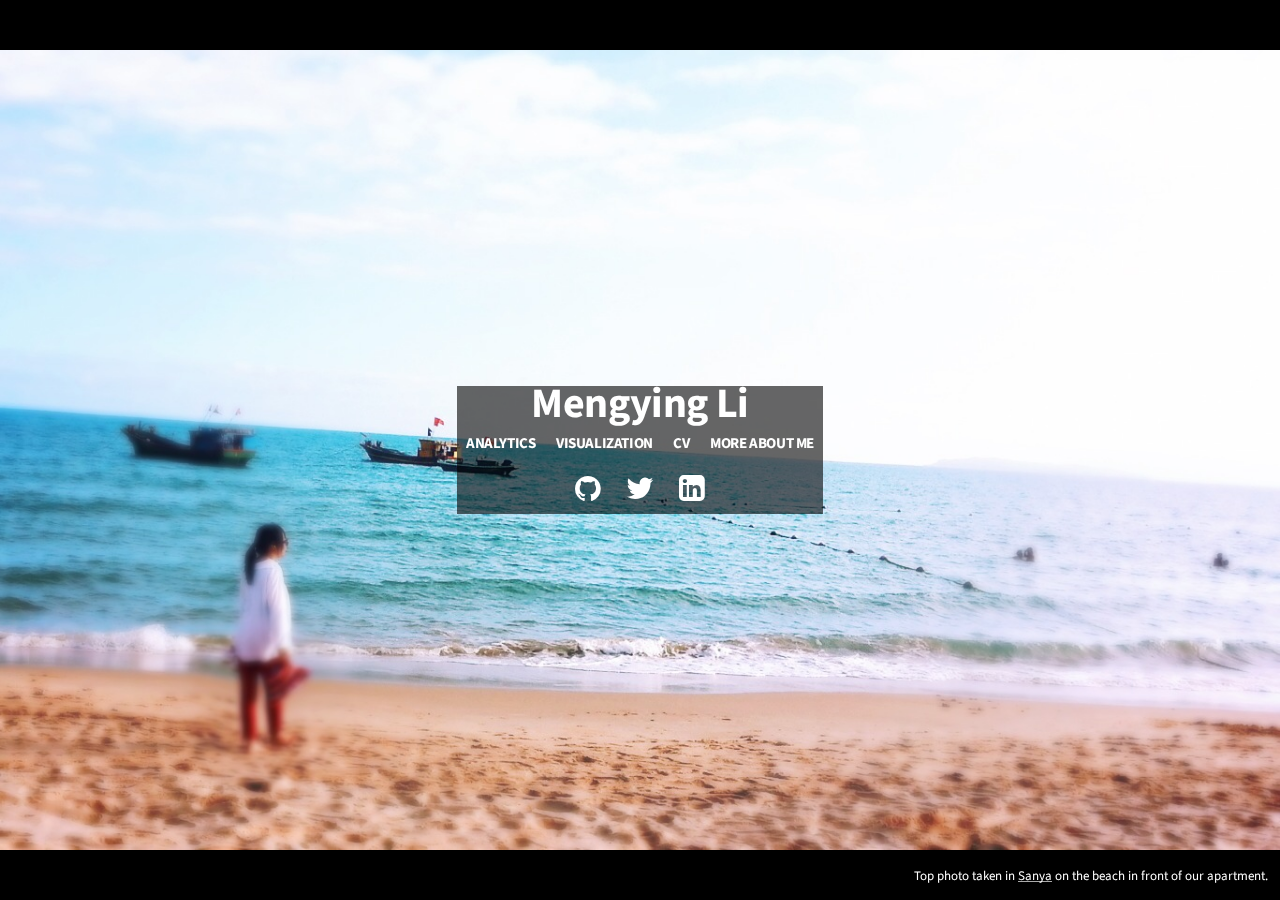
<file: index.html>
<!DOCTYPE HTML>
<html>
<head>
<meta http-equiv="content-type" content="text/html; charset=utf-8" />
<title>Mengying Li</title>
<meta id="viewport" name="viewport" content="width=500" />

<link rel="stylesheet" href="./theme/css/normalize.css" type="text/css" />
<link rel="stylesheet" href="./theme/css/font-awesome.min.css" type="text/css" />
<link rel="stylesheet" href="./theme/css/base.css" type="text/css" />
<link rel="stylesheet" href="./theme/css/code.css" type="text/css" />
<link rel="stylesheet" href="./theme/css/index.css" type="text/css" />

</head>
<body>

<div class="index-body">
    <div class="shim"></div>
    <div class="index-inner">


    <div class="centered">
    <div class="centered-inner">
    <div class="centered-content">
    <div class="topbar">
    <span><a href="." padding="15px">Mengying Li</a></span>
    
    <div class="border"></div>
    <ul>
        <li><a href="./Analytics">Analytics</a></li>
        <li><a href="./Visualization">Visualization</a></li>
        <li><a href="./cv/index.html">CV</a></li>
        <li><a href="./More About Me">More About Me</a></li>
    </ul>

        <div class="social">
            <a href="https://github.com/MengyingLi"><i class="fa fa-github fa-3x"></i></a>
            <a href="https://twitter.com/MY_Mengying"><i class="fa fa-twitter fa-3x"></i></a>
            <a href="https://www.linkedin.com/in/mengyingli"><i class="fa fa-linkedin-square fa-3x"></i></a>
        </div>
</div>
</div>
    </div>
</div>
</div>

<div class="photo-credit">
    Top photo taken in <a href="http://en.wikipedia.org/wiki/Sanya">Sanya</a> on the beach in front of our apartment.
</div>

<script>
  (function(i,s,o,g,r,a,m){i['GoogleAnalyticsObject']=r;i[r]=i[r]||function(){
  (i[r].q=i[r].q||[]).push(arguments)},i[r].l=1*new Date();a=s.createElement(o),
  m=s.getElementsByTagName(o)[0];a.async=1;a.src=g;m.parentNode.insertBefore(a,m)
  })(window,document,'script','//www.google-analytics.com/analytics.js','ga');
  ga('create', 'UA-22909046-1', 'auto');
  ga('require', 'displayfeatures');
  ga('send', 'pageview');
</script>
</body>
</html>
</file>
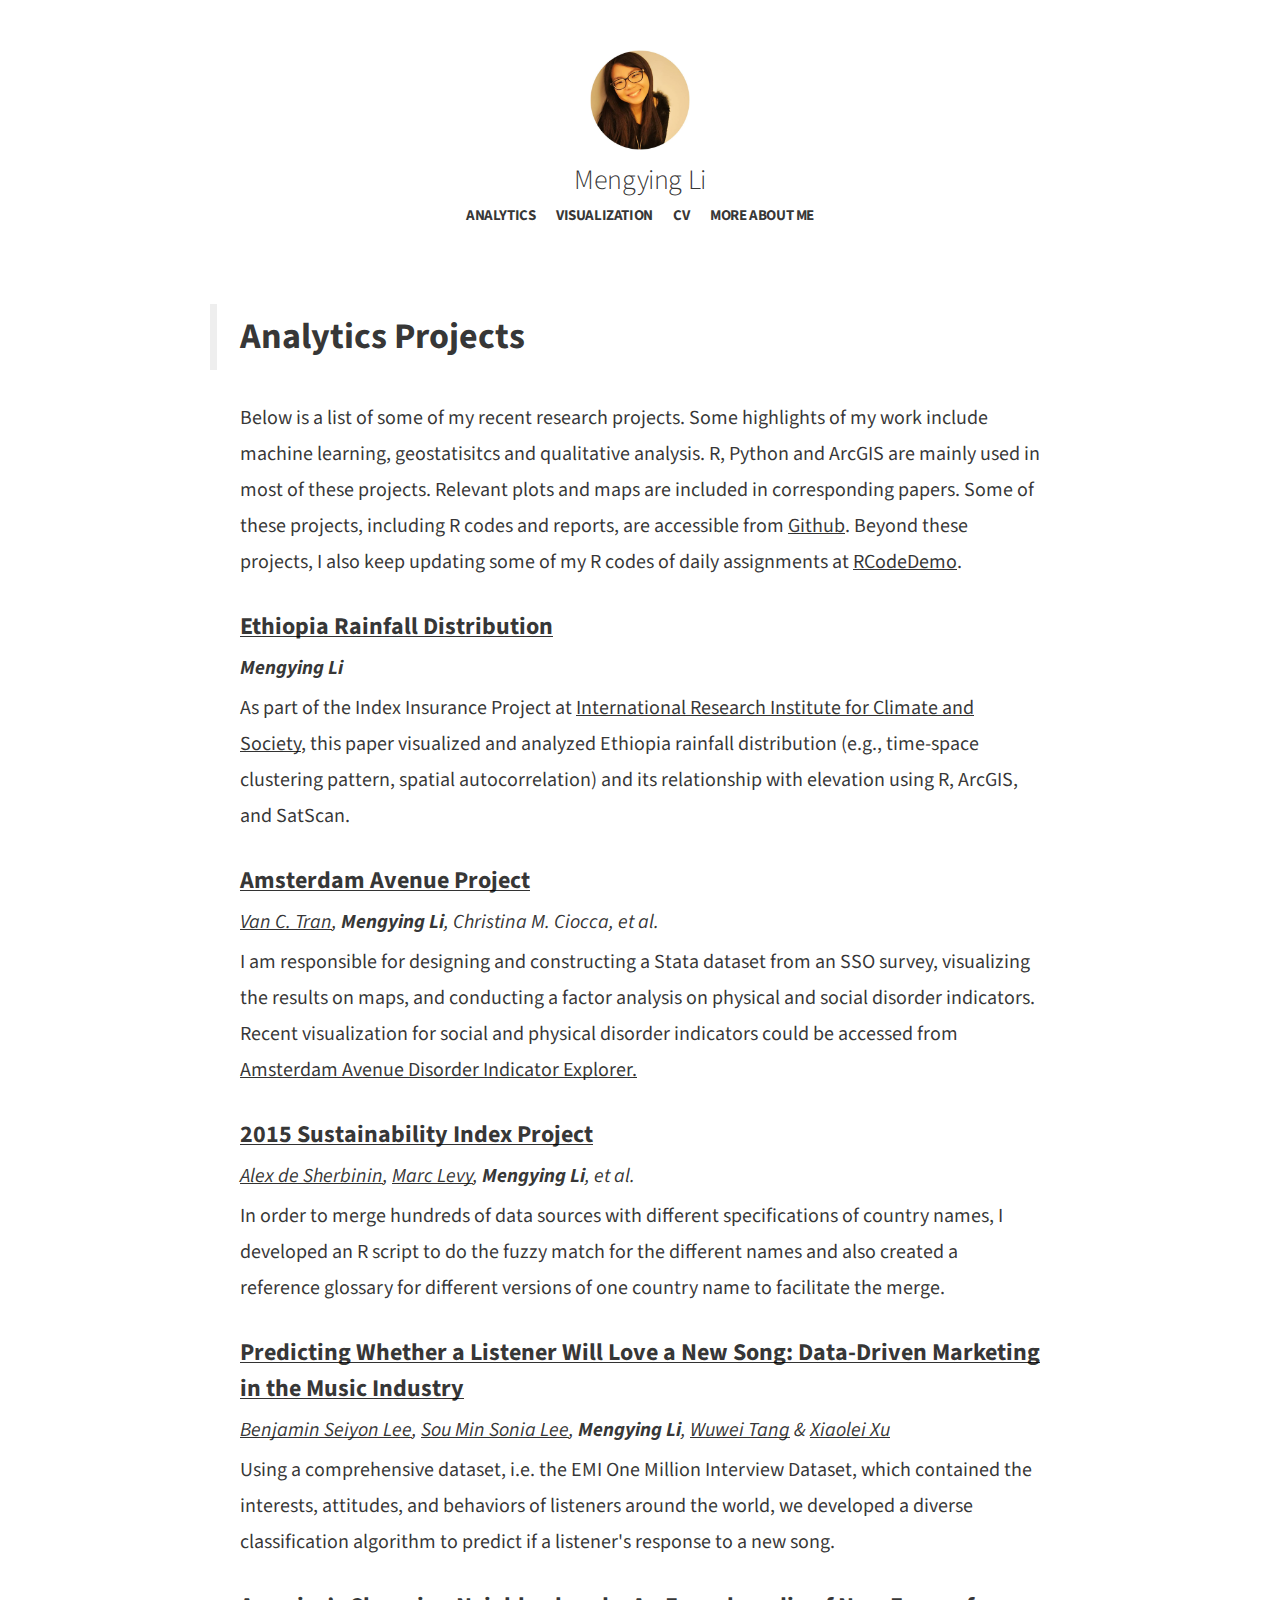
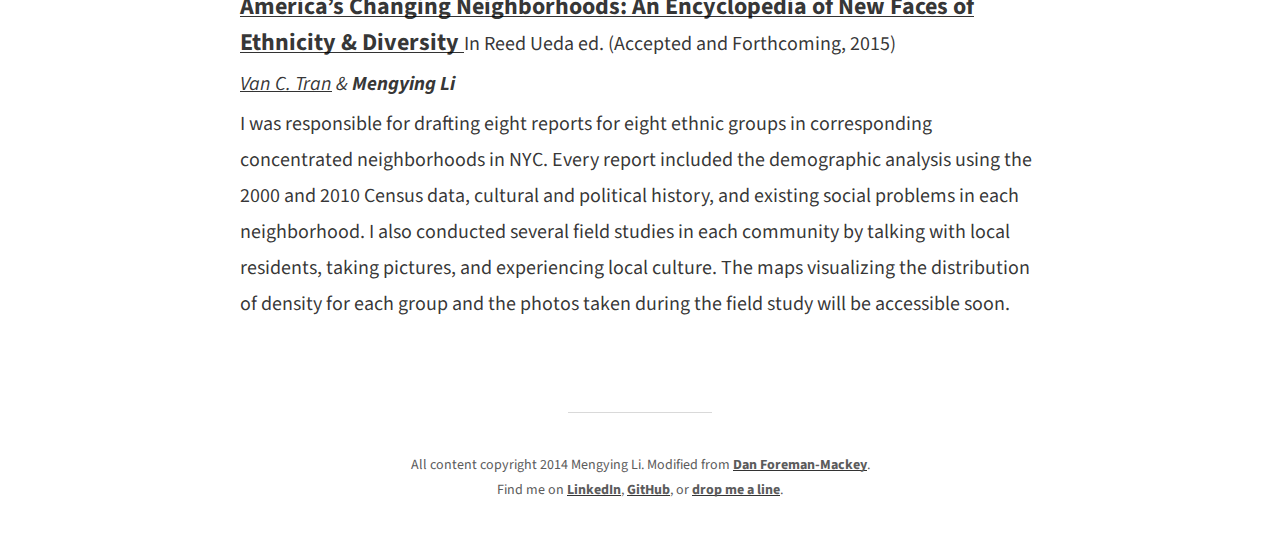
<file: Analytics/index.html>
<!DOCTYPE HTML>
<html>
<head>
<meta http-equiv="content-type" content="text/html; charset=utf-8" />
<title>Mengying Li's Analytics Projects</title>
<meta id="viewport" name="viewport" content="width=500" />


<link rel="stylesheet" href="../theme/css/normalize.css" type="text/css" />
<link rel="stylesheet" href="../theme/css/base.css" type="text/css" />
<link rel="stylesheet" href="../theme/css/code.css" type="text/css" />

    
    <link rel="stylesheet" href="../theme/css/page.css" type="text/css" />

</head>
<body>


<div class="container">
    <div class="topavatar">
        <img src="../theme/images/Mengying.jpg" alt="me">
    </div>
</div>

<div class="topbar">
    <span><a href="..">Mengying Li</a></span>
    <ul>
        <li><a href="../Analytics">Analytics</a></li>
        <li><a href="../Visualization">Visualization</a></li>
        <li><a href="../cv/index.html">CV</a></li>
        <li><a href="../More About Me">More About Me</a></li>
    </ul>
</div>
<div class="container">
    <h1 class="page-title">Analytics Projects</h1>

    
<p>
Below is a list of some of my recent research projects. Some highlights of my work include machine learning, geostatisitcs and qualitative analysis. R, Python and ArcGIS are mainly used in most of these projects. Relevant plots and maps are included in corresponding papers. Some of these projects, including R codes and reports, are accessible from <a href="https://github.com/MengyingLi">Github</a>. Beyond these projects, I also keep updating some of my R codes of daily assignments at <a href="https://github.com/MengyingLi/RCodeDemo">RCodeDemo</a>.
</p>
<ul class="projects">


<li>
    <p>
    <div class="meta">
        <a class="title" href="http://mengyingli.github.io/Ethiopia-Rainfall-Distribution/Ethiopia_Rainfall_Distribution.pdf">Ethiopia Rainfall Distribution</a>
        <span class="authors"><strong>Mengying Li</strong></span>
    </div>
    <span class="description">As part of the Index Insurance Project at <a href="http://iri.columbia.edu/our-expertise/financial-instruments/"> International Research Institute for Climate and Society</a>, this paper visualized and analyzed Ethiopia rainfall distribution (e.g., time-space clustering pattern, spatial autocorrelation) and its relationship with elevation using R, ArcGIS, and SatScan. </span>
</p>
</li>

<li>
    <p>
    <div class="meta">
        <a class="title">Amsterdam Avenue Project </a>
        <span class="authors">
            <a href="http://sociology.columbia.edu/node/357">Van C. Tran</a>, <strong>Mengying Li</strong>, Christina M. Ciocca, et al.
        </span>
    </div>
    <span class="description">I am responsible for designing and constructing a Stata dataset from an SSO survey, visualizing the results on maps, and conducting a factor analysis on physical and social disorder indicators. Recent visualization for social and physical disorder indicators could be accessed from 
        <a href="https://mengyingli.shinyapps.io/AmsterdamAvenueDisorder/">Amsterdam Avenue Disorder Indicator Explorer.</span>
     </p>
</li>
<li>
    <p>
    <div class="meta">
        <a class="title">2015 Sustainability Index Project </a>
        <span class="authors">
            <a href="http://www.columbia.edu/~amd155/">Alex de Sherbinin</a>,  <a href="http://www.ciesin.org/levy.html">Marc Levy</a>, <strong>Mengying Li</strong>, et al.
        </span>
    </div>
    <span class="description">In order to merge hundreds of data sources with different specifications of country names, I developed an R script to do the fuzzy match for the different names and also created a reference glossary for different versions of one country name to facilitate the merge.</span>
</p>
</li>
<li>
    <p>
    <div class="meta">
        <a class="title" href="http://mengyingli.github.io/Predict_Song_Lover/predict_Song_Lover.pdf">Predicting Whether a Listener Will Love a New Song: Data-Driven Marketing in the Music Industry</a>
        <span class="authors"><a href="https://github.com/benee55">Benjamin Seiyon Lee</a>, <a href="https://github.com/smslee">Sou Min Sonia Lee</a>,<strong> Mengying Li</strong>, <a href="https://github.com/wt2227">Wuwei Tang</a> &amp; <a href="https://github.com/georgina1125">Xiaolei Xu</a></span>
    </div>
    <span class="description">Using a comprehensive dataset, i.e. the EMI One Million Interview Dataset, which contained the interests, attitudes, and behaviors of listeners around the world, we developed a diverse classification algorithm to predict if a listener's response to a new song.</span>
     </p>
</li>
<li>
    <p>

    <div class="meta">
        <a class="title">America’s Changing Neighborhoods: An Encyclopedia of New Faces of Ethnicity &amp; Diversity </a> In Reed Ueda ed. (Accepted and Forthcoming, 2015)
        <span class="authors">
            <a href="http://sociology.columbia.edu/node/357">Van C. Tran</a> &amp; <strong> Mengying Li</strong>
        </span>
    </div>
    <span class="description">I was responsible for drafting eight reports for eight ethnic groups in corresponding concentrated neighborhoods in NYC. Every report included the demographic analysis using the 2000 and 2010 Census data, cultural and political history, and existing social problems in each neighborhood. I also conducted several field studies in each community by talking with local residents, taking pictures, and experiencing local culture. The maps visualizing the distribution of density for each group and the photos taken during the field study will be accessible soon.</span>
    </p>
</li> 

</ul>

</div>


<div class="container bottom">
    <hr>
    <p>
        All content copyright 2014 Mengying Li.
        Modified from <a href="http://creativecommons.org/licenses/by-nc-sa/3.0/">Dan Foreman-Mackey</a>.
    </p>
    <p>
    Find me on <a href="www.linkedin.com/in/mengyingli">LinkedIn</a>,
    <a href="https://github.com/MengyingLi">GitHub</a>,
    or <a href="mailto:ml3576@columbia.edu">drop me a line</a>.
    </p>
</div>

<script>
  (function(i,s,o,g,r,a,m){i['GoogleAnalyticsObject']=r;i[r]=i[r]||function(){
  (i[r].q=i[r].q||[]).push(arguments)},i[r].l=1*new Date();a=s.createElement(o),
  m=s.getElementsByTagName(o)[0];a.async=1;a.src=g;m.parentNode.insertBefore(a,m)
  })(window,document,'script','//www.google-analytics.com/analytics.js','ga');
  ga('create', 'UA-22909046-1', 'auto');
  ga('require', 'displayfeatures');
  ga('send', 'pageview');
</script>
</body>
</html>
</file>
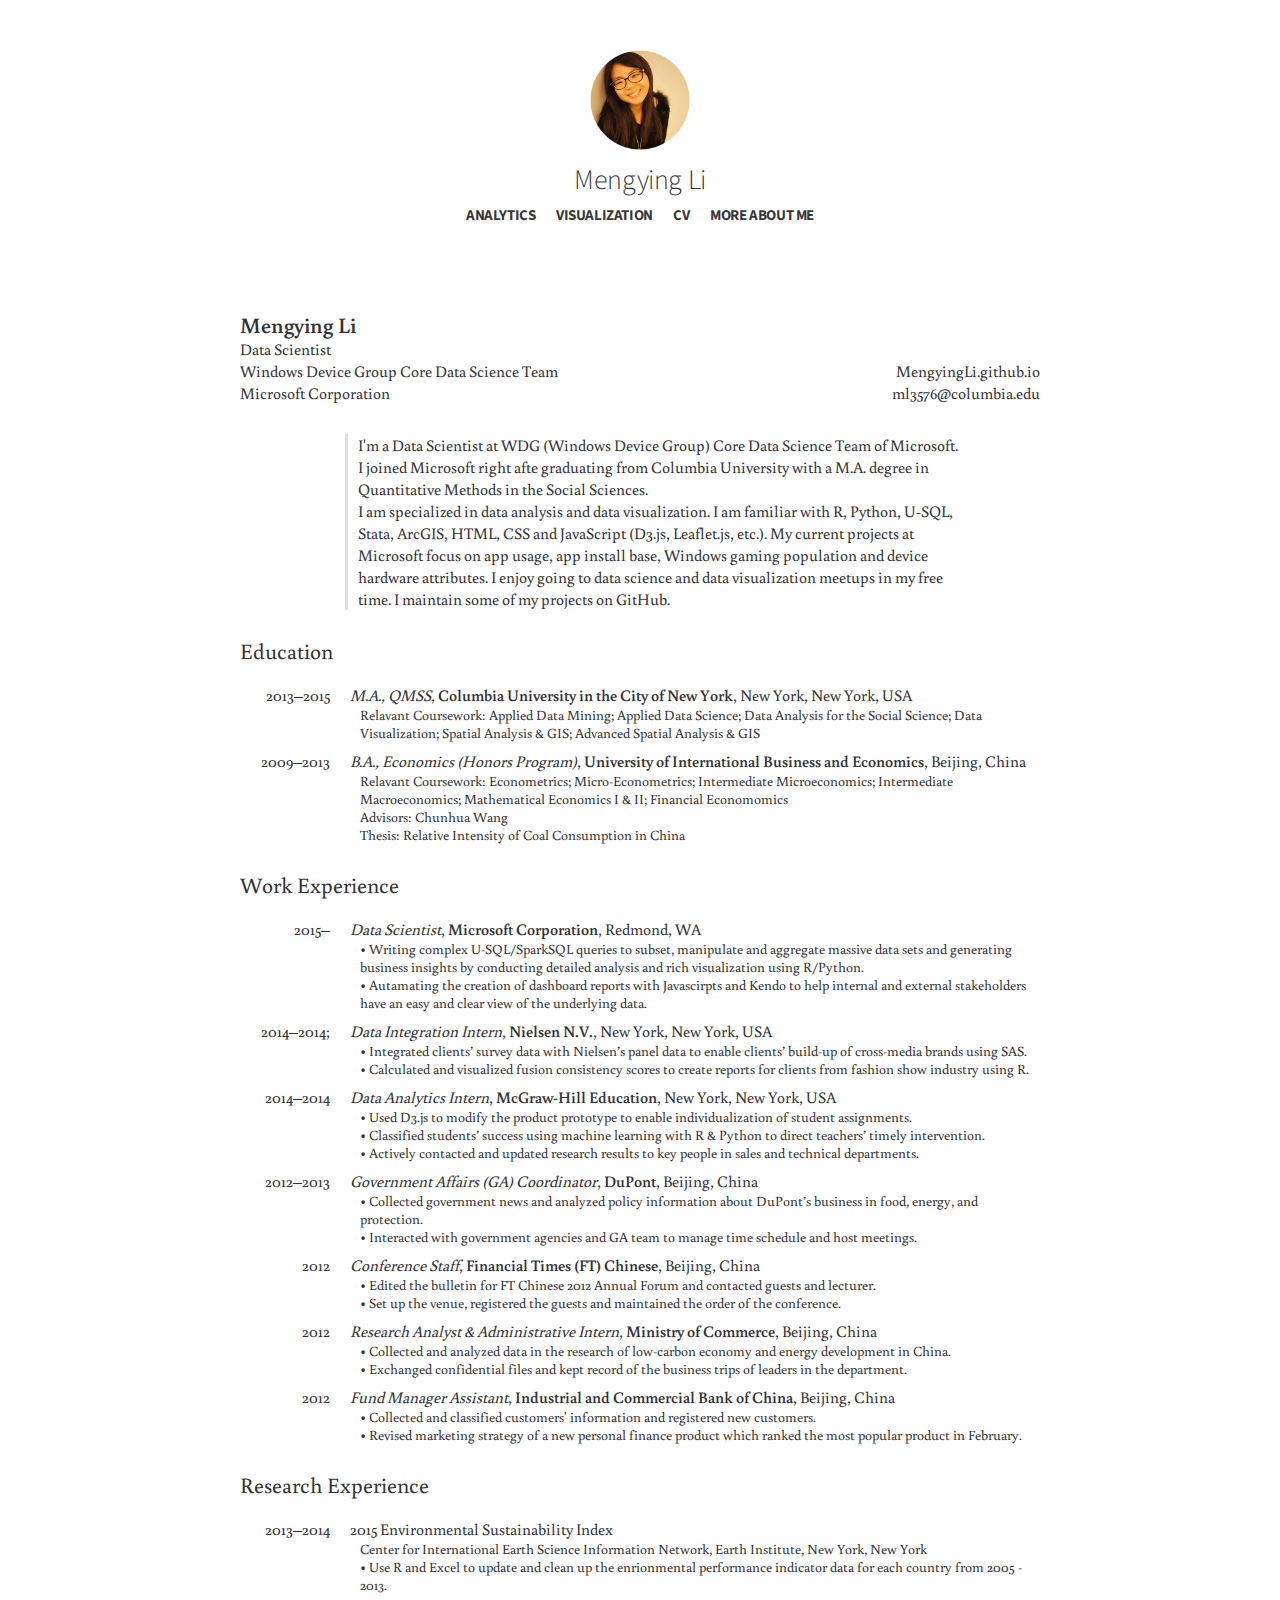
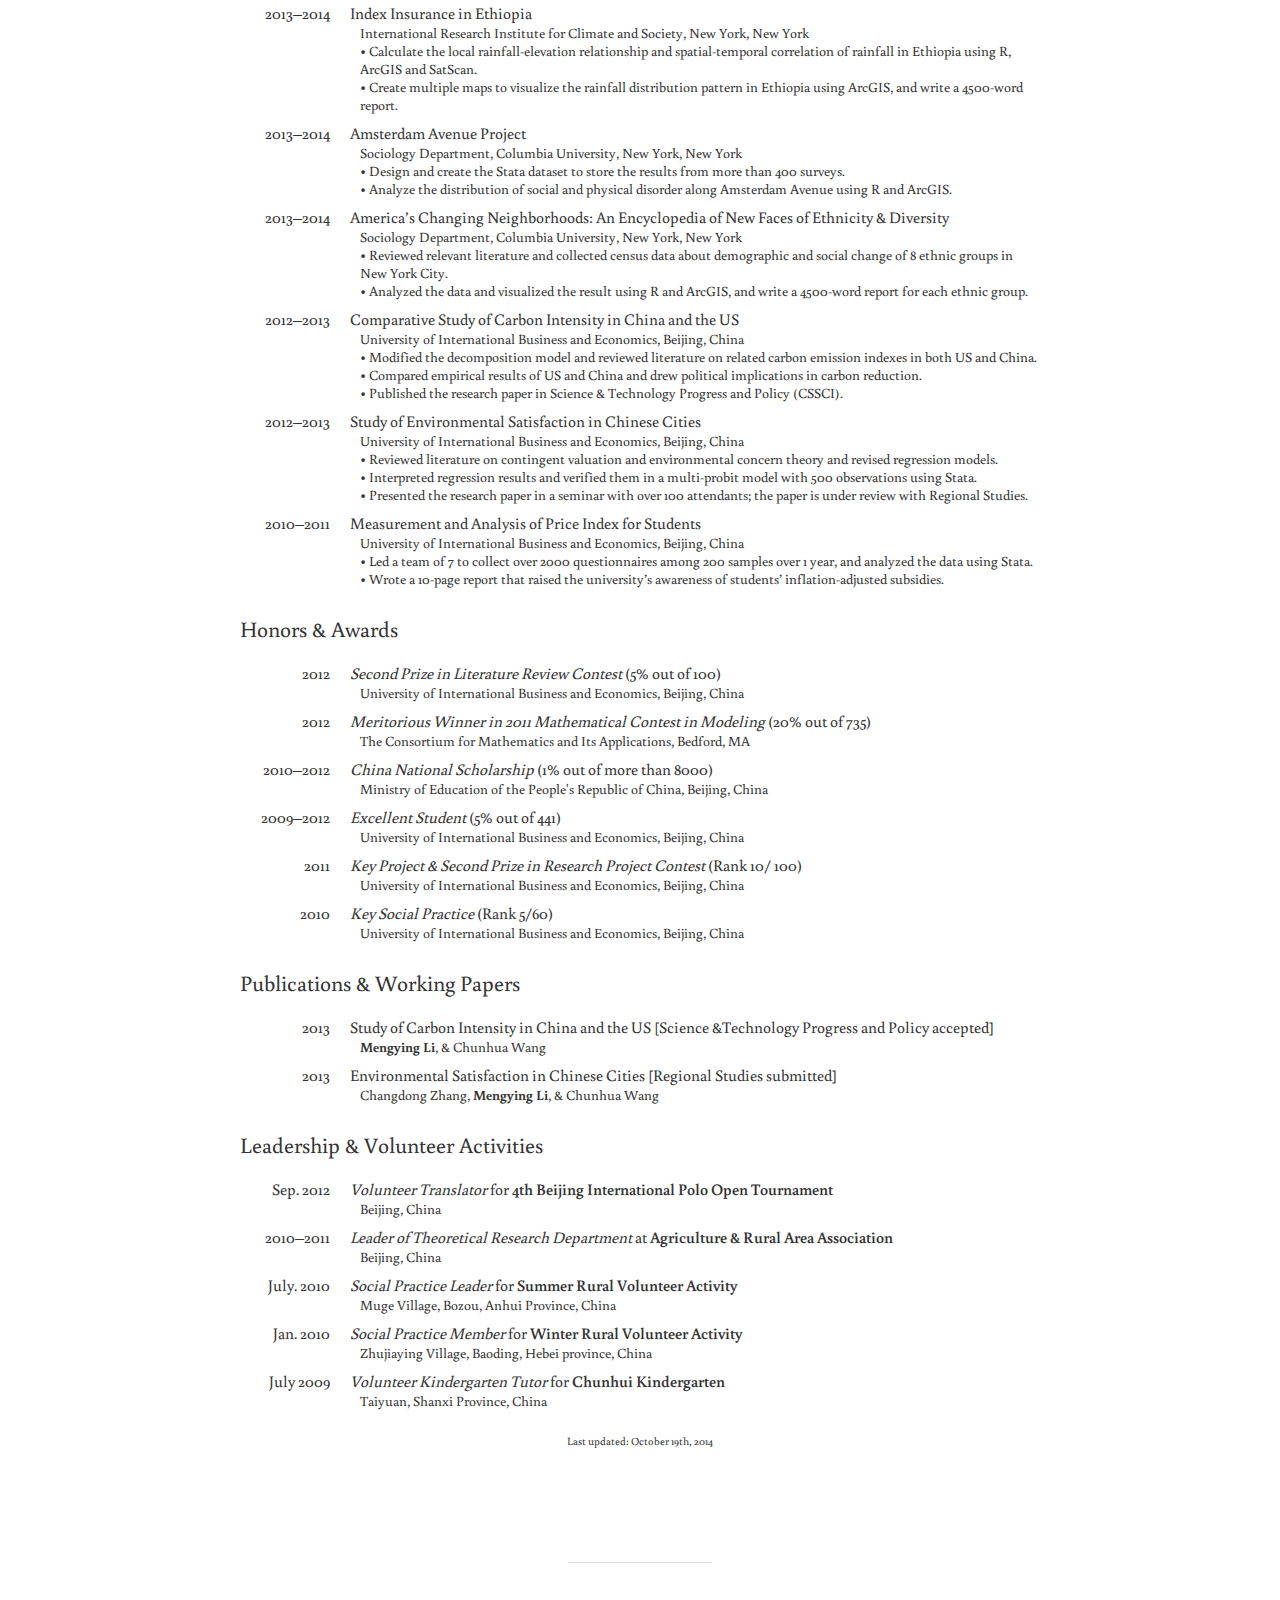
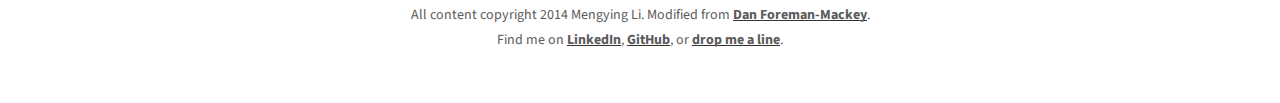
<file: cv/index.html>
<!DOCTYPE html>
<html>
<head>
    <meta http-equiv="content-type" content="text/html; charset=utf-8">

    <title>Mengying LI &mdash; C.V.</title>

    <meta name="author" content="Mengying Li">

    <link href="//fonts.googleapis.com/css?family=Yanone+Kaffeesatz:400,700" rel="stylesheet" type="text/css">
    
    <link rel="stylesheet" href="../theme/css/base.css" type="text/css" />
        
    <link href="cv.css" rel="stylesheet" type="text/css">
    <link rel="stylesheet" href="../theme/css/normalize.css" type="text/css" />
        <link rel="stylesheet" href="../theme/css/base.css" type="text/css" />




</head>
<body>
    <div class="container">
    <div class="topavatar">
        <img src="../theme/images/Mengying.jpg" alt="me">
    </div>
</div>

<div class="topbar">
    <span><a href="..">Mengying Li</a></span>
    <ul>
        <li><a href="../Analytics">Analytics</a></li>
        <li><a href="../Visualization">Visualization</a></li>
        <li><a href="../cv/index.html">CV</a></li>
        <li><a href="../More About Me">More About Me</a></li>
    </ul>
</div>
    <div id="containerCV">
        <header>
            <div id="address">
                <span class="name">Mengying Li</span><br>
                Data Scientist<br>
                Windows Device Group Core Data Science Team <br>
                Microsoft Corporation<br>
            </div>
            <div id="contact">
                <span class="name">&nbsp;</span><br>
                <br>
                <a href="http://MengyingLi.github.io">MengyingLi.github.io</a><br>
                <a href="mailto:ml3576@columbia.edu">ml3576@columbia.edu</a>
            </div>
        </header>

        <section>

            <div class="indent">
                <p>I'm a Data Scientist at WDG (Windows Device Group) Core Data Science Team of Microsoft. I joined Microsoft right afte graduating from Columbia University with a M.A. degree in 
                <a href="http://qmss.columbia.edu">Quantitative Methods in the Social Sciences</a>.
                <br>
                I am specialized in data analysis and data visualization. I am familiar with R, Python, U-SQL, Stata, ArcGIS, HTML, CSS and JavaScript (D3.js, Leaflet.js, etc.). My current projects at Microsoft focus on app usage, app install base, Windows gaming population and device hardware attributes. I enjoy going to data science and data visualization meetups in my free time. I maintain some of my projects on <a href="https://github.com/MengyingLi">GitHub</a>.</p>
            </div>

        </section>

        <section>
            <h3>Education</h3>

            <ul>
                <li>
                    <span class="date">2013&ndash;2015</span>
                    <span class="position">M.A., QMSS</span>,
                    <span class="institute">Columbia University in the City of New York</span>,
                    <span class="loc">New York, New York, USA</span>
                    <span class="meta">
                        Relavant Coursework: Applied Data Mining; Applied Data Science; Data Analysis for the Social Science; Data Visualization; Spatial Analysis &amp; GIS; Advanced Spatial Analysis &amp; GIS 
                    </span>
                </li>
                <li>
                    <span class="date">2009&ndash;2013</span>
                    <span class="position">B.A., Economics (Honors Program)</span>,
                    <span class="institute"><a href="http://www.uibe.cn/app/en/article/show/36/">University of International Business and Economics</a></span>,
                    <span class="loc">Beijing, China</span>
                    <span class="meta">
                        Relavant Coursework: Econometrics; Micro-Econometrics; Intermediate Microeconomics; Intermediate Macroeconomics; Mathematical Economics I &amp; II; Financial Economomics<br>

                        Advisors: <a href="http://site.uibe.edu.cn/actionszdw/ViewTeacher.aspx?NewsID=334&TypeName=经济学系">Chunhua Wang</a><br>
                        Thesis: Relative Intensity of Coal Consumption in China
                    </span>
                </li>
            </ul>
        </section>

        <section>
            <h3>Work Experience</h3>

            <ul>
                <li>
                    <span class="date">2015&ndash;</span>
                    <span class="position">Data Scientist</span>,
                    <span class="institute">Microsoft Corporation</span>,
                    <span class="loc">Redmond, WA</span>
                    <span class="meta">
                        &bull; Writing complex U-SQL/SparkSQL queries to subset, manipulate and aggregate massive data sets and generating business insights by conducting detailed analysis and rich visualization using R/Python. 
                        <br>
                        &bull; Autamating the creation of dashboard reports with Javascirpts and Kendo to help internal and external stakeholders have an easy and clear view of the underlying data.
                    </span>
                </li>
                <li>
                    <span class="date">2014&ndash;2014;</span>
                    <span class="position">Data Integration Intern</span>,
                    <span class="institute">Nielsen N.V.</span>,
                    <span class="loc">New York, New York, USA</span>
                    <span class="meta">
                        &bull; Integrated clients’ survey data with Nielsen’s panel data to enable clients’ build-up of cross-media brands using SAS. 
                        <br>
                        &bull; Calculated and visualized fusion consistency scores to create reports for clients from fashion show industry using R.
                    </span>
                </li>
                <li>
                    <span class="date">2014&ndash;2014</span>
                    <span class="position">Data Analytics Intern</span>,
                    <span class="institute">McGraw-Hill Education</span>,
                    <span class="loc">New York, New York, USA</span>
                    <span class="meta">
                        &bull; Used D3.js to modify the product prototype to enable individualization of student assignments. 
                        <br>
                        &bull; Classified students’ success using machine learning with R & Python to direct teachers’ timely intervention.
                        <br>
                        &bull; Actively contacted and updated research results to key people in sales and technical departments.
                    </span>
                </li>
                <li>
                    <span class="date">2012&ndash;2013</span>
                    <span class="position">Government Affairs (GA) Coordinator</span>,
                    <span class="institute">DuPont</span>,
                    <span class="loc">Beijing, China</span>
                   <span class="meta">
                        &bull; Collected government news and analyzed policy information about DuPont’s business in food, energy, and protection.
                        <br>
                        &bull; Interacted with government agencies and GA team to manage time schedule and host meetings.
                    </span>
                </li>
                <li>
                    <span class="date">2012</span>
                    <span class="position">Conference Staff</span>,
                    <span class="institute">Financial Times (FT) Chinese</span>,
                    <span class="loc">Beijing, China</span>
                    <span class="meta">
                        &bull; Edited the bulletin for FT Chinese 2012 Annual Forum and contacted guests and lecturer.
                        <br>
                        &bull; Set up the venue, registered the guests and maintained the order of the conference.
                    </span>
                </li>
                <li>
                    <span class="date">2012</span>
                    <span class="position">Research Analyst &amp; Administrative Intern</span>,
                    <span class="institute">Ministry of Commerce</span>,
                    <span class="loc">Beijing, China</span>
                    <span class="meta">
                       &bull; Collected and analyzed data in the research of low-carbon economy and energy development in China.
                        <br>
                       &bull; Exchanged confidential files and kept record of the business trips of leaders in the department.
                    </span>
                </li>
                <li>
                    <span class="date">2012</span>
                    <span class="position">Fund Manager Assistant</span>,
                    <span class="institute">Industrial and Commercial Bank of China</span>,
                    <span class="loc">Beijing, China</span>
                    <span class="meta">
                        &bull; Collected and classified customers' information and registered new customers. 
                        <br>
                        &bull; Revised marketing strategy of a new personal finance product which ranked the most popular product in February.
                    </span>
                </li>
            </ul>
        </section>

        <section>
            <h3>Research Experience</h3>

            <ul>
                <li>
                    <span class="date">2013&ndash;2014</span>
                    <span class="project">2015 Environmental Sustainability Index</span>
                    <span class="meta">
                         <a href="http://www.ciesin.org/">Center for International Earth Science Information Network</a>, Earth Institute, New York, New York
                         <br>
                         &bull; Use R and Excel to update and clean up the enrionmental performance indicator data for each country from 2005 - 2013.
                    </span>
                </li>
                <li>
                    <span class="date">2013&ndash;2014</span>
                    <span class="project">Index Insurance in Ethiopia</span>
                    <span class="meta">
                        <a href="http://iri.columbia.edu/our-expertise/financial-instruments/">International Research Institute for Climate and Society</a>, New York, New York
                        <br>
                        &bull; Calculate the local rainfall-elevation relationship and spatial-temporal correlation of rainfall in Ethiopia using R, ArcGIS and SatScan.
                        <br>
                        &bull; Create multiple maps to visualize the rainfall distribution pattern in Ethiopia using ArcGIS, and write a 4500-word report.
                    </span>
                </li>
                <li>
                    <span class="date">2013&ndash;2014</span>
                    <span class="project">Amsterdam Avenue Project</span>
                    <span class="meta">
                        Sociology Department, Columbia University, New York, New York
                        <br>
                        &bull; Design and create the Stata dataset to store the results from more than 400 surveys. 
                        <br>
                        &bull; Analyze the distribution of social and physical disorder along Amsterdam Avenue using R and ArcGIS.
                    </span>
                </li>
                <li>
                    <span class="date">2013&ndash;2014</span>
                    <span class="project">America’s Changing Neighborhoods: An Encyclopedia of New Faces of Ethnicity &amp; Diversity</span>
                    <span class="meta">
                        Sociology Department, Columbia University, New York, New York
                        <br>
                        &bull; Reviewed relevant literature and collected census data about demographic and social change of 8 ethnic groups in New York City.
                        <br>
                        &bull; Analyzed the data and visualized the result using R and ArcGIS, and write a 4500-word report for each ethnic group.
                    </span>
                </li>
                <li>
                    <span class="date">2012&ndash;2013</span>
                    <span class="project">Comparative Study of Carbon Intensity in China and the US</span>
                    <span class="meta">
                        University of International Business and Economics, Beijing, China
                        <br>
                        &bull; Modified the decomposition model and reviewed literature on related carbon emission indexes in both US and China.
                        <br>
                        &bull; Compared empirical results of US and China and drew political implications in carbon reduction.
                        <br>
                        &bull; Published the research paper in Science & Technology Progress and Policy (CSSCI).
                    </span>
                </li>
                <li>
                    <span class="date">2012&ndash;2013</span>
                    <span class="project">  Study of Environmental Satisfaction in Chinese Cities</span>
                    <span class="meta">
                        University of International Business and Economics, Beijing, China
                        <br>
                        &bull; Reviewed literature on contingent valuation and environmental concern theory and revised regression models.
                        <br>
                        &bull; Interpreted regression results and verified them in a multi-probit model with 500 observations using Stata.
                        <br>
                        &bull; Presented the research paper in a seminar with over 100 attendants; the paper is under review with Regional Studies.
                    </span>
                </li>
                <li>
                    <span class="date">2010&ndash;2011</span>
                    <span class="project">  Measurement and Analysis of Price Index for Students</span>
                    <span class="meta">
                        University of International Business and Economics, Beijing, China
                        <br>
                        &bull; Led a team of 7 to collect over 2000 questionnaires among 200 samples over 1 year, and analyzed the data using Stata. 
                        <br>
                        &bull; Wrote a 10-page report that raised the university’s awareness of students’ inflation-adjusted subsidies.
                    </span>
                </li>
            </ul>
        </section>

        <section>
            <h3>Honors &amp; Awards</h3>

            <ul>
                <li>
                    <span class="date">2012</span>
                    <span class="position">Second Prize in
                        Literature Review Contest </span> (5% out of 100)
                    <span class="meta">
                        University of International Business and Economics, Beijing, China
                    </span>
                </li>
                <li>
                    <span class="date">2012</span>
                    <span class="position">Meritorious Winner in 2011 Mathematical Contest in Modeling </span> (20% out of 735)
                    <span class="meta">
                        The Consortium for Mathematics and Its Applications, Bedford, MA
                    </span>
                </li>
                <li>
                    <span class="date">2010&ndash;2012</span>
                    <span class="position">China National Scholarship </span> (1% out of more than 8000)
                    <span class="meta">
                        Ministry of Education of the People's Republic of China, Beijing, China
                    </span>
                </li>
                <li>
                    <span class="date">2009&ndash;2012</span>
                    <span class="position">Excellent Student </span> (5% out of 441)
                    <span class="meta">
                        University of International Business and Economics, Beijing, China<br>
                    </span>
                </li>
                <li>
                    <span class="date">2011</span>
                    <span class="position">Key Project &amp; Second Prize in Research Project Contest</span> (Rank 10/ 100)
                    <span class="meta">
                        University of International Business and Economics, Beijing, China<br>
                    </span>
                </li>
                <li>
                    <span class="date">2010</span>
                    <span class="position">Key Social Practice</span>  (Rank 5/60)
                    <span class="meta">
                        University of International Business and Economics, Beijing, China<br>
                    </span>
                </li>
            </ul>
        </section>

        <section>
            <h3>Publications &amp; Working Papers</h3>

            <ul>
                <li>
                    <span class="date">2013</span>
                    <span class="title">
                        Study of Carbon Intensity in China and the US [Science &amp;Technology Progress and Policy accepted]</span>
                    <span class="meta">
                        <b>Mengying Li</b>, &amp; Chunhua Wang</span>
                </li>
                <li>
                    <span class="date">2013</span>
                    <span class="title">
                        Environmental Satisfaction in Chinese Cities [Regional Studies submitted]</span>
                    <span class="meta">
                        <a href="http://www.sg.pku.edu.cn/faculty/zhangchangdong/">Changdong Zhang</a>, <b>Mengying Li</b>, &amp; Chunhua Wang</span>
                </li>
               
            </ul>
        </section>

        <!-- <section> -->
        <!--     <h2>Unrefereed Publications</h2> -->

        <!--     <ul> -->
        <!--     </ul> -->
        <!-- </section> -->

        <section>
            <h3>Leadership &amp; Volunteer Activities</h3>

            <ul>
                <li>
                    <span class="date">Sep. 2012</span>
                    <span class="position">Volunteer Translator</span> for
                    <span class="institute">4th Beijing International Polo Open Tournament</span>
                    <span class="meta">
                        Beijing, China
                    </span>
                </li>
                <li>
                    <span class="date">2010&ndash;2011</span>
                    <span class="position">Leader of Theoretical Research Department</span> at
                    <span class="institute">Agriculture &amp; Rural Area Association</span>
                    <span class="meta">
                        Beijing, China
                    </span>
                </li>
                <li>
                    <span class="date">July. 2010</span>
                    <span class="position">Social Practice Leader</span> for
                    <span class="institute"> Summer Rural Volunteer Activity</span>
                    <span class="meta">
                        Muge Village, Bozou, Anhui Province, China
                    </span>
                </li>
                <li>
                    <span class="date">Jan. 2010</span>
                    <span class="position">Social Practice Member</span> for
                    <span class="institute">Winter Rural Volunteer Activity</span>
                    <span class="meta">
                        Zhujiaying Village, Baoding, Hebei province, China
                    </span>
                </li>
                <li>
                    <span class="date">July 2009</span>
                    <span class="position">Volunteer Kindergarten Tutor</span> for
                    <span class="institute">Chunhui Kindergarten</span>
                    <span class="meta">
                        Taiyuan, Shanxi Province, China
                    </span>
                </li>
            </ul>
        </section>

        <footer>
            Last updated: October 19th, 2014
        </footer>

    </div>
    <div class="container bottom">
    <hr>
    <p>
        All content copyright 2014 Mengying Li.
        Modified from <a href="http://creativecommons.org/licenses/by-nc-sa/3.0/">Dan Foreman-Mackey</a>.
    </p>
    <p>
    Find me on <a href="www.linkedin.com/in/mengyingli">LinkedIn</a>,
    <a href="https://github.com/MengyingLi">GitHub</a>,
    or <a href="mailto:ml3576@columbia.edu">drop me a line</a>.
    </p>
</div>
    <script type="text/javascript">
        var _gauges = _gauges || [];
        (function() {
            var t   = document.createElement('script');
            t.type  = 'text/javascript';
            t.async = true;
            t.id    = 'gauges-tracker';
            t.setAttribute('data-site-id', '510fb7df613f5d10200000c4');
            t.src = '//secure.gaug.es/track.js';
            var s = document.getElementsByTagName('script')[0];
            s.parentNode.insertBefore(t, s);
        })();
    </script>

</body>
</html>
</file>
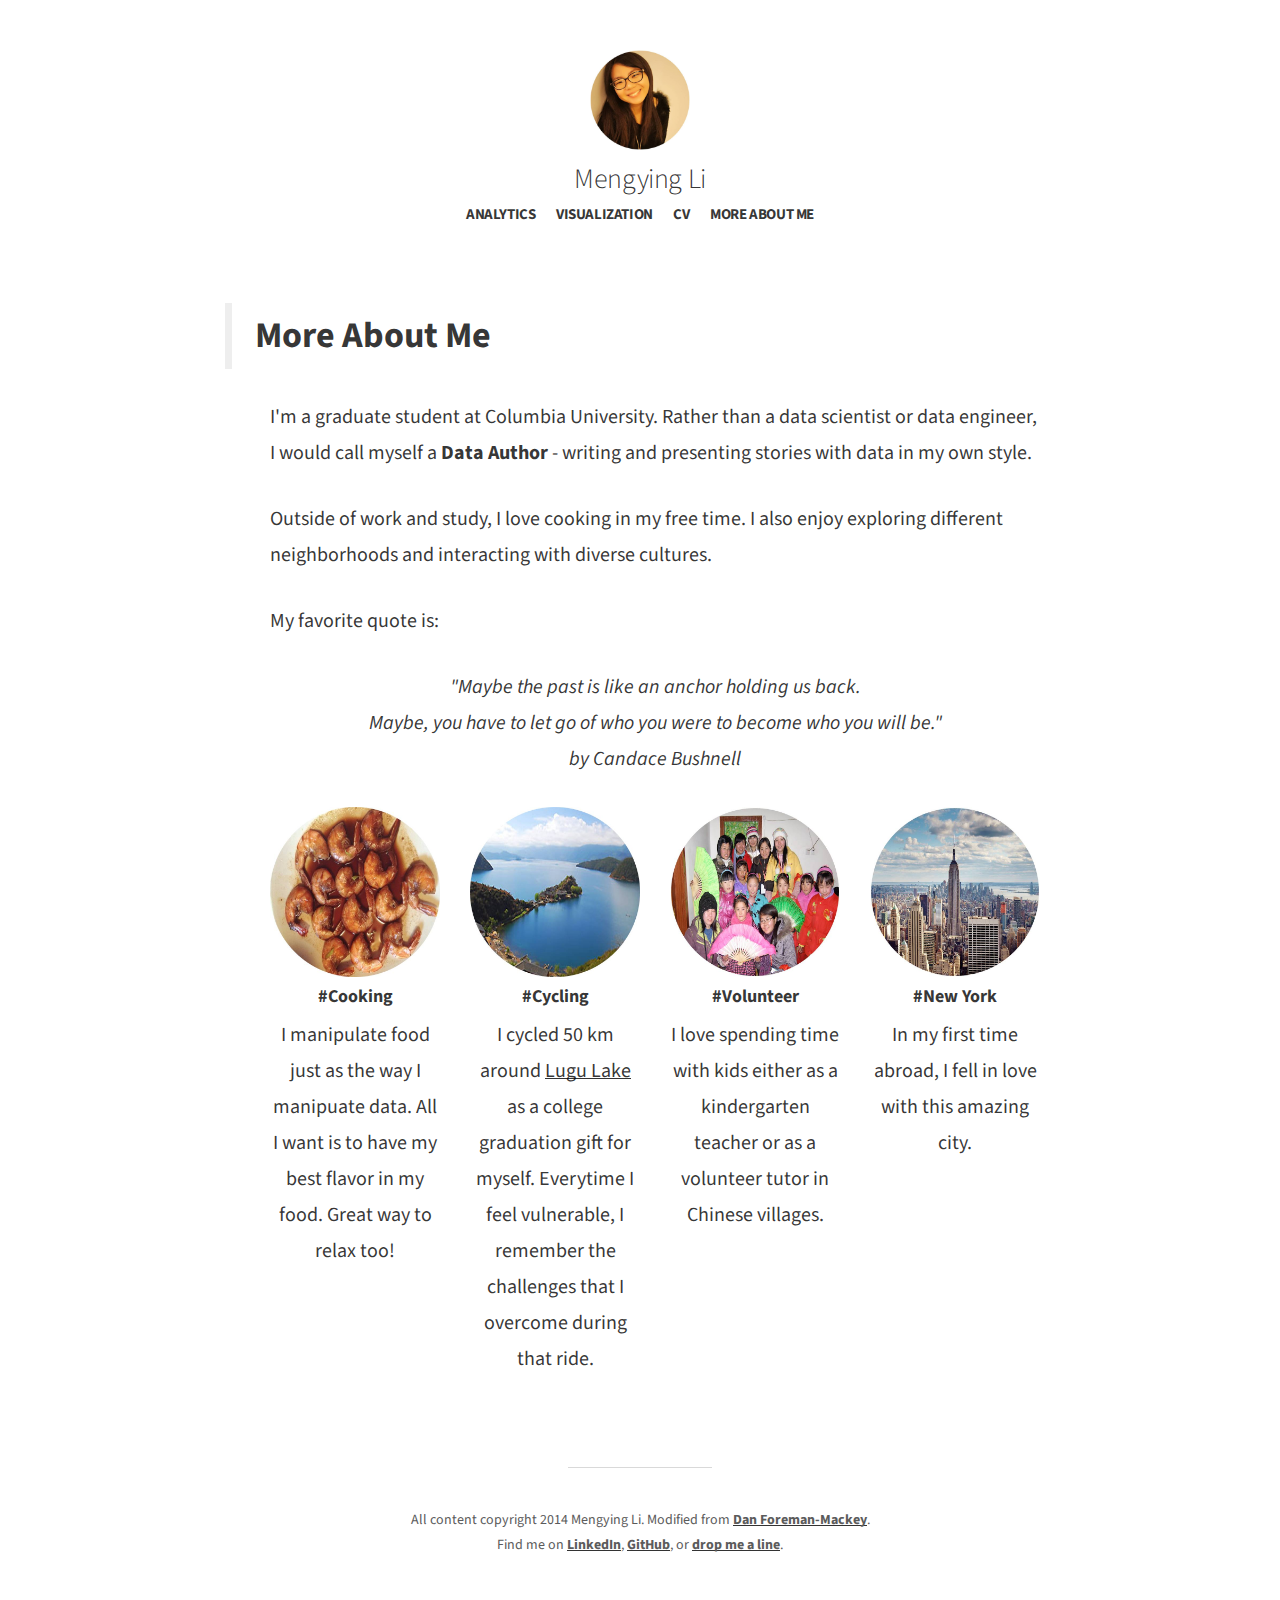
<file: More About Me/index.html>
<!DOCTYPE HTML>
<html>
<head>
<meta http-equiv="content-type" content="text/html; charset=utf-8" />
<title>More About Mengying</title>
<meta id="viewport" name="viewport" content="width=500" />

<link rel="stylesheet" href="../theme/css/bootstrap.min.css" type="text/css" />
<link rel="stylesheet" href="../theme/css/normalize.css" type="text/css" />
<link rel="stylesheet" href="../theme/css/code.css" type="text/css" />
<link rel="stylesheet" href="../theme/css/page.css" type="text/css" />
<link rel="stylesheet" href="../theme/css/base.css" type="text/css" />

</head>
<body>


<div class="container">
    <div class="topavatar" style="margin-bottom: 11px">
        <img src="../theme/images/Mengying.jpg" alt="me">
    
    </div>
</div>

<div class="topbar">
    <span><a href="..">Mengying Li</a></span>
    <ul>
        <li><a href="../Analytics">Analytics</a></li>
        <li><a href="../Visualization">Visualization</a></li>
        <li><a href="../cv/index.html">CV</a></li>
        <li><a href="../More About Me">More About Me</a></li>
    </ul>
</div>

<div class="container">
    <h1 class="page-title">More About Me</h1>

 <div class="container">
        <div class="content text-center">
          <div class="heading">
      
          <p align="left">I'm a graduate student at Columbia University. Rather than a data scientist or data engineer, I would call myself a <strong>Data Author </strong> - writing and presenting stories with data in my own style.
          <p align="left">
          Outside of work and study, I love cooking in my free time. I also enjoy exploring different neighborhoods and interacting with diverse cultures.</p>

           <p align="left"> My favorite quote is: </p>


           <i> "Maybe the past is like an anchor holding us back. </i>
            <br>
           <i> Maybe, you have to let go of who you were to become who you will be." </i>
            <br>
            <i> by Candace Bushnell</i>
        </p>
          </div>
          <div class="row">
            <div class="col-md-3 col-sm-6 col-xs-12 teammate animated hiding" data-animation="fadeInLeft" data-delay="600">
              <div class="photo-rounded">
                <img class="img-responsive" src="../theme/images/cooking.JPG" alt="">
              </div>
              <div class="bio">
                <h4><strong>#Cooking</strong></h4>
                <div class="border"></div>
                <p class="desc">I manipulate food just as the way I manipuate data. All I want is to have my best flavor in my food. Great way to relax too! </p>
               
              </div>
            </div>
            <div class="col-md-3 col-sm-6 col-xs-12 teammate animated hiding" data-animation="fadeInUp" data-delay="300">
              <div class="photo-rounded">
                <img class="img-responsive" src="../theme/images/cycling.JPG" alt="">
              </div>
              <div class="bio">
                <h4><strong>#Cycling</strong></h4>
                
                <div class="border"></div>
                <p class="desc">I cycled 50 km around <a href="http://en.wikipedia.org/wiki/Lugu_Lake">Lugu Lake</a> as a college graduation gift for myself. Everytime I feel vulnerable, I remember the challenges that I overcome during that ride.</p>
                
              </div>
            </div>
            <div class="col-md-3 col-sm-6 col-xs-12 teammate animated hiding" data-animation="fadeInUp" data-delay="300">
              <div class="photo-rounded">
                <img class="img-responsive" src="../theme/images/volunteer.JPG" alt="">
              </div>
              <div class="bio">
                <h4><strong>#Volunteer</strong></h4>                
                <div class="border"></div>
                <p class="desc">
                  I love spending time with kids either as a kindergarten teacher or as a volunteer tutor in Chinese villages. 
                </p>
                
              </div>
            </div>
            <div class="col-md-3 col-sm-6 col-xs-12 teammate animated hiding" data-animation="fadeInRight" data-delay="600">
              <div class="photo-rounded">
                <img class="img-responsive" src="../theme/images/NYC.JPG" alt="">
              </div>
              <div class="bio">
                <h4><strong>#New York</strong></h4>
                
                <div class="border"></div>
                <p class="desc">
                  In my first time abroad, I fell in love with this amazing city. 
                  
                </p>
               
              </div>
            </div>
          
          </div>
        </div>
  </div>

   
</div>


</div>


<div class="container bottom">
    <hr>
    <p>
        All content copyright 2014 Mengying Li.
        Modified from <a href="http://creativecommons.org/licenses/by-nc-sa/3.0/">Dan Foreman-Mackey</a>.
    </p>
    <p>
    Find me on <a href="www.linkedin.com/in/mengyingli">LinkedIn</a>,
    <a href="https://github.com/MengyingLi">GitHub</a>,
    or <a href="mailto:ml3576@columbia.edu">drop me a line</a>.
    </p>
</div>

<script>
  (function(i,s,o,g,r,a,m){i['GoogleAnalyticsObject']=r;i[r]=i[r]||function(){
  (i[r].q=i[r].q||[]).push(arguments)},i[r].l=1*new Date();a=s.createElement(o),
  m=s.getElementsByTagName(o)[0];a.async=1;a.src=g;m.parentNode.insertBefore(a,m)
  })(window,document,'script','//www.google-analytics.com/analytics.js','ga');
  ga('create', 'UA-22909046-1', 'auto');
  ga('require', 'displayfeatures');
  ga('send', 'pageview');
</script>
</body>
</html>
</file>
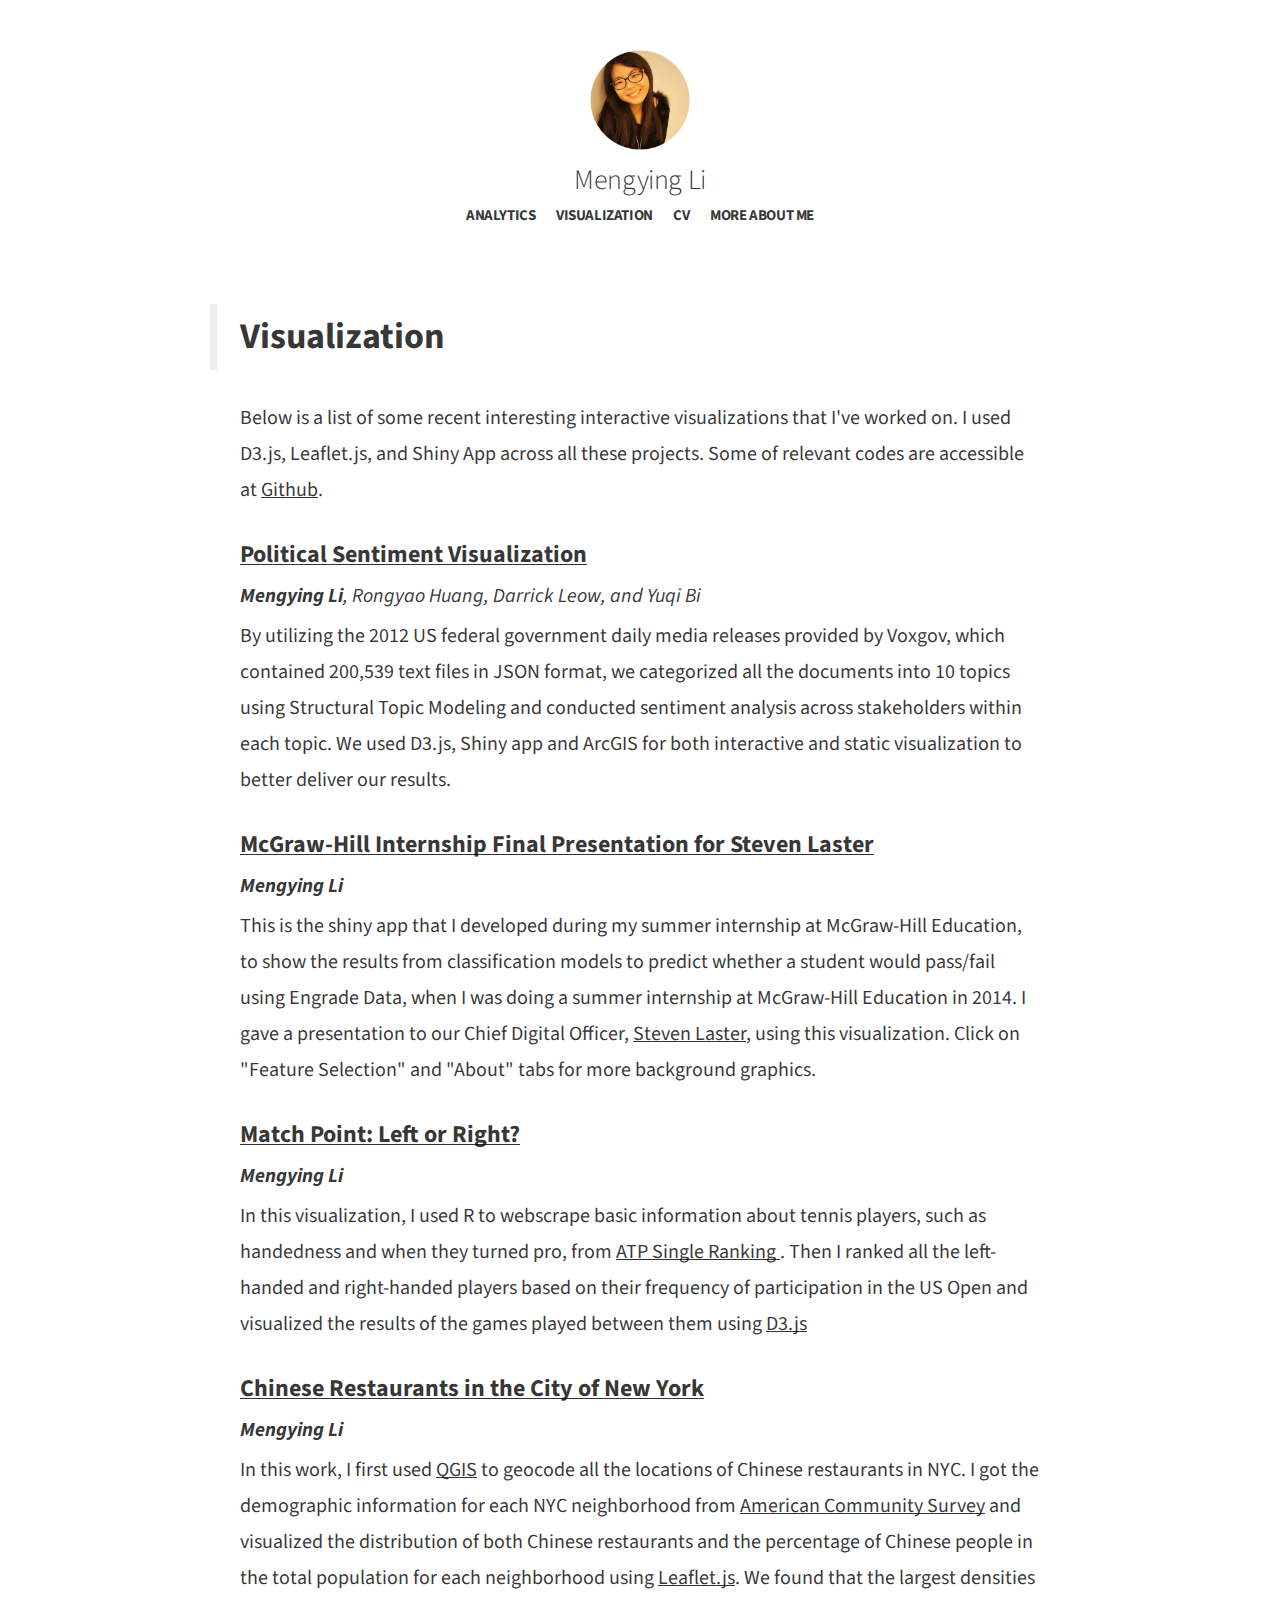
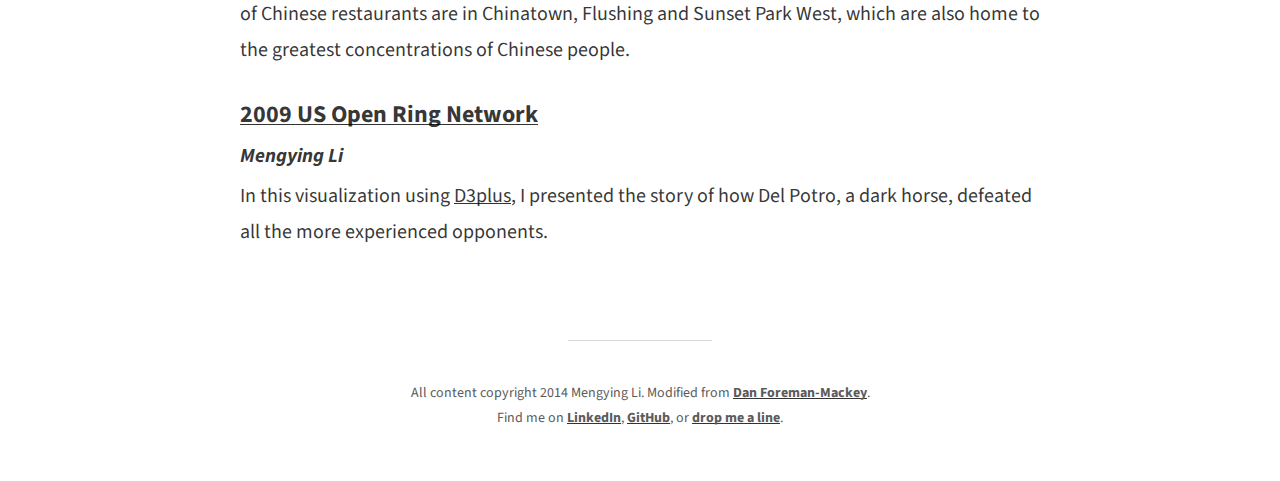
<file: Visualization/index.html>
<!DOCTYPE HTML>
<html>
<head>
<meta http-equiv="content-type" content="text/html; charset=utf-8" />
<title>Mengying Li's Visualization</title>
<meta id="viewport" name="viewport" content="width=500" />


<link rel="stylesheet" href="../theme/css/normalize.css" type="text/css" />
<link rel="stylesheet" href="../theme/css/base.css" type="text/css" />
<link rel="stylesheet" href="../theme/css/code.css" type="text/css" />

    
    <link rel="stylesheet" href="../theme/css/page.css" type="text/css" />

</head>
<body>


<div class="container">
    <div class="topavatar">
        <img src="../theme/images/Mengying.jpg" alt="me">
    </div>
</div>

<div class="topbar">
    <span><a href="..">Mengying Li</a></span>
    <ul>
        <li><a href="../Analytics">Analytics</a></li>
        <li><a href="../Visualization">Visualization</a></li>
        <li><a href="../cv/index.html">CV</a></li>
        <li><a href="../More About Me">More About Me</a></li>
    </ul>
</div>
<div class="container">
    <h1 class="page-title">Visualization</h1>

    <p>Below is a list of some recent interesting interactive visualizations that I've worked on. I used D3.js, Leaflet.js, and Shiny App across all these projects. Some of relevant codes are accessible at
<a href="https://github.com/MengyingLi">Github</a>.</p>
<ul class="projects">



<li>
    <p>
        <div class="meta">
        <a class="title" href="http://www.public.asu.edu/~ihsiao1/project/dataviz/index.html">Political Sentiment Visualization </a>
        <span class="authors">
            <strong>Mengying Li</strong>, Rongyao Huang, Darrick Leow, and Yuqi Bi
        </span>
    </div>
    <span class="description">By utilizing the 2012 US federal government daily media releases provided by Voxgov, which contained 200,539 text files in JSON format, we categorized all the documents into 10 topics using Structural Topic Modeling and conducted sentiment analysis across stakeholders within each topic. We used D3.js, Shiny app and ArcGIS for both interactive and static visualization to better deliver our results.</span></p>
</li>
<li>
    <p><div class="meta">
        <a class="title" href="http://mengyingli.shinyapps.io/Aug18_Presentation_Complete">McGraw-Hill Internship Final Presentation for Steven Laster</a>
        <span class="authors"><strong>Mengying Li</strong></span>
    </div>
    <span class="description">This is the shiny app that I developed during my summer internship at McGraw-Hill Education, to show the results from classification models to predict whether a student would pass/fail using Engrade Data, when I was doing a summer internship at McGraw-Hill Education in 2014. I gave a presentation to our Chief Digital Officer, <a href="http://www.mheducation.com/about/stephen-laster">Steven Laster</a>, using this visualization. Click on "Feature Selection" and "About" tabs for more background graphics.</p>
</li>
<li>
  <p>  <div class="meta">
        <a class="title" href="http://mengyingli.github.io/USOpenTennis">Match Point: Left or Right?</a>
        <span class="authors"><strong>Mengying Li</strong></span>
    </div>
    <span class="description">In this visualization, I used R to webscrape basic information about tennis players, such as handedness and when they turned pro, from  <a href="http://www.atpworldtour.com/Rankings/Singles.aspx"> ATP Single Ranking </a>. Then I ranked all the left-handed and right-handed players based on their frequency of participation in the US Open and visualized the results of the games played between them using <a href="http://d3js.org/">D3.js</a></span></p>
</li>
<li>
    <p><div class="meta">
        <a class="title" href="http://mengyingli.github.io/NYC_ChineseRestaurant">Chinese Restaurants in the City of New York</a>
        <span class="authors"><strong>Mengying Li</strong></span>
    </div>
    <span class="description">In this work, I first used <a href=http://www.qgis.org/en/site/>QGIS</a> to geocode all the locations of Chinese restaurants in NYC. I got the demographic information for each NYC neighborhood from <a href="http://www.census.gov/acs/www/"> American Community Survey</a> and visualized the distribution of both Chinese restaurants and the percentage of Chinese people in the total population for each neighborhood using <a href="http://leafletjs.com/"> Leaflet.js</a>. We found that the largest densities of Chinese restaurants are in Chinatown, Flushing and Sunset Park West, which are also home to the greatest concentrations of Chinese people. </span></p>
</li>

<li>
    <p><div class="meta">
        <a class="title" href="http://mengyingli.github.io/2009USOpenNetwork">2009 US Open Ring Network</a>
        <span class="authors">
            <strong>  Mengying Li</strong>
        </span>
    </div>
    <span class="description">In this visualization using <a href="http://d3plus.org/">D3plus</a>, I presented the story of how Del Potro, a dark horse, defeated all the more experienced opponents.</span></p>
</li>


</ul>

</div>


<div class="container bottom">
    <hr>
    <p>
        All content copyright 2014 Mengying Li.
        Modified from <a href="http://creativecommons.org/licenses/by-nc-sa/3.0/">Dan Foreman-Mackey</a>.
    </p>
    <p>
    Find me on <a href="www.linkedin.com/in/mengyingli">LinkedIn</a>,
    <a href="https://github.com/MengyingLi">GitHub</a>,
    or <a href="mailto:ml3576@columbia.edu">drop me a line</a>.
    </p>
</div>

<script>
  (function(i,s,o,g,r,a,m){i['GoogleAnalyticsObject']=r;i[r]=i[r]||function(){
  (i[r].q=i[r].q||[]).push(arguments)},i[r].l=1*new Date();a=s.createElement(o),
  m=s.getElementsByTagName(o)[0];a.async=1;a.src=g;m.parentNode.insertBefore(a,m)
  })(window,document,'script','//www.google-analytics.com/analytics.js','ga');
  ga('create', 'UA-22909046-1', 'auto');
  ga('require', 'displayfeatures');
  ga('send', 'pageview');
</script>
</body>
</html>
</file>
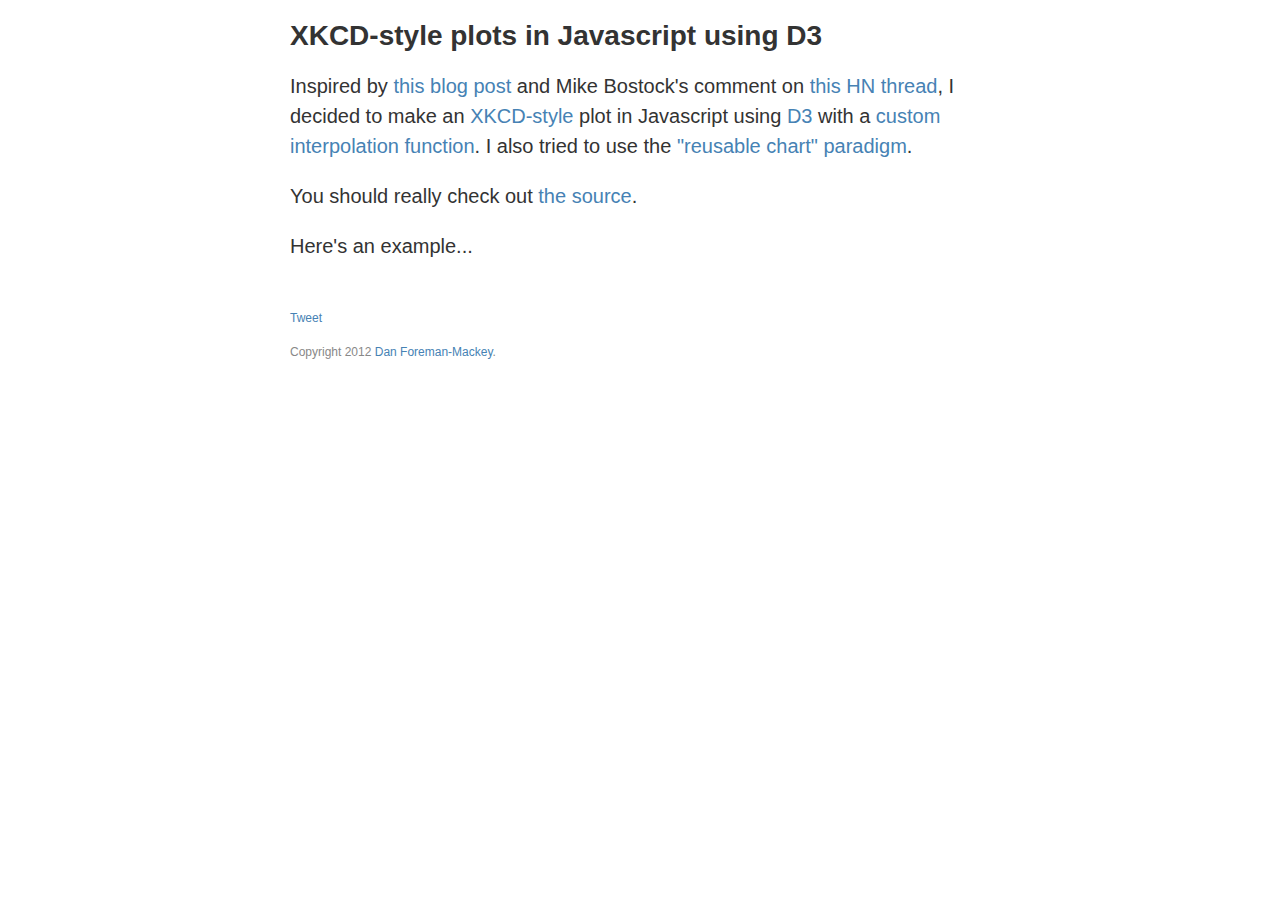
<file: xkcd/index.html>
<!DOCTYPE HTML>
<html>
<head>
    <title>XKCD plots in d3</title>

    <script src="http://d3js.org/d3.v2.min.js?2.10.0"></script>
    <script src="xkcd.js"></script>

<style>

@font-face {
    font-family: "xkcd";
    src: url('http://antiyawn.com/uploads/Humor-Sans-1.0.ttf');
}

body {
    font-family: "xkcd", sans-serif;
    font-size: 16px;
    color: #333;
}

h1 {
    font-size: 28px;
}

a {
    text-decoration: none;
    color: steelblue;
}

a:hover {
    color: #0E5C9E;
}

.container {
    width: 700px;
    margin: 20px auto;
}

p {
    margin: 10px 0 20px;
    font-size: 20px;
    line-height: 1.5em;
}

#footer {
    font-size: 12px;
    color: #888;
}

#plt {
    margin: 50px auto;
}

text.title {
    font-size: 20px;
}

path {
    fill: none;
    stroke-width: 2.5px;
    stroke-linecap: round;
    stroke-linejoin: round;
}

path.axis {
    stroke: black;
}

path.bgline {
    stroke: white;
    stroke-width: 6px;
}

</style>

</head>
<body>

    <div class="container">

        <h1>XKCD-style plots in Javascript using D3</h1>

        <p>
        Inspired by <a href="http://jakevdp.github.com/blog/2012/10/07/xkcd-style-plots-in-matplotlib/">this
        blog post</a> and Mike Bostock's comment on <a href="http://news.ycombinator.com/item?id=4597977">this
        HN thread</a>, I decided to make an <a href="http://xkcd.com/1064/">XKCD-style</a> plot in Javascript using <a href="http://d3js.org">D3</a>
        with a <a href="http://bl.ocks.org/3310323">custom interpolation function</a>. I also tried to use
        the <a href="http://bost.ocks.org/mike/chart/">"reusable chart" paradigm</a>.
        </p>

        <p>
        You should really check out <a href="http://bl.ocks.org/3914862">the source</a>.
        </p>

        <p>
        Here's an example...
        </p>

    </div>

    <div id="plt" class="container"></div>

    <div id="footer">

        <div class="container">
            <a href="https://twitter.com/share" class="twitter-share-button" data-url="http://dan.iel.fm/xkcd/" data-via="__dfm__">Tweet</a>
            <script>!function(d,s,id){var js,fjs=d.getElementsByTagName(s)[0];if(!d.getElementById(id)){js=d.createElement(s);js.id=id;js.src="//platform.twitter.com/widgets.js";fjs.parentNode.insertBefore(js,fjs);}}(document,"script","twitter-wjs");</script>
        </div>

        <div class="container">
            Copyright 2012 <a href="http://dan.iel.fm">Dan Foreman-Mackey</a>.
        </div>

    </div>

    <script>

        // Generate some data.
        function f1 (x) {
            return Math.exp(-0.5 * (x - 1) * (x - 1)) * Math.sin(x + 0.2) + 0.05;
        }

        function f2 (x) {
            return 0.5 * Math.cos(x - 0.5) + 0.1;
        }

        var xmin = -1.0,
            xmax = 7,
            N = 100,
            data = d3.range(xmin, xmax, (xmax - xmin) / N).map(function (d) {
                return {x: d, y: f1(d)};
            })
            data2 = d3.range(xmin, xmax, (xmax - xmin) / N).map(function (d) {
                return {x: d, y: f2(d)};
            });

        var plot = xkcdplot();
        plot("#plt");
        plot.plot(data);
        plot.plot(data2, {stroke: "red"});
        plot.xlim([-1.5, 7.5]).draw();

    </script>

    <script type="text/javascript">
        var _gaq = _gaq || [];
        _gaq.push(['_setAccount', 'UA-22909046-1']);
        _gaq.push(['_trackPageview']);
        (function() {
            var ga = document.createElement('script'); ga.type = 'text/javascript'; ga.async = true;
            ga.src = ('https:' == document.location.protocol ? 'https://ssl' : 'http://www') + '.google-analytics.com/ga.js';
            var s = document.getElementsByTagName('script')[0]; s.parentNode.insertBefore(ga, s);
        })();
    </script>

    <script type="text/javascript">
        var _gauges = _gauges || [];
        (function() {
            var t   = document.createElement('script');
            t.type  = 'text/javascript';
            t.async = true;
            t.id    = 'gauges-tracker';
            t.setAttribute('data-site-id', '510fb7df613f5d10200000c4');
            t.src = '//secure.gaug.es/track.js';
            var s = document.getElementsByTagName('script')[0];
            s.parentNode.insertBefore(t, s);
        })();
    </script>

</body>
</html>
</file>
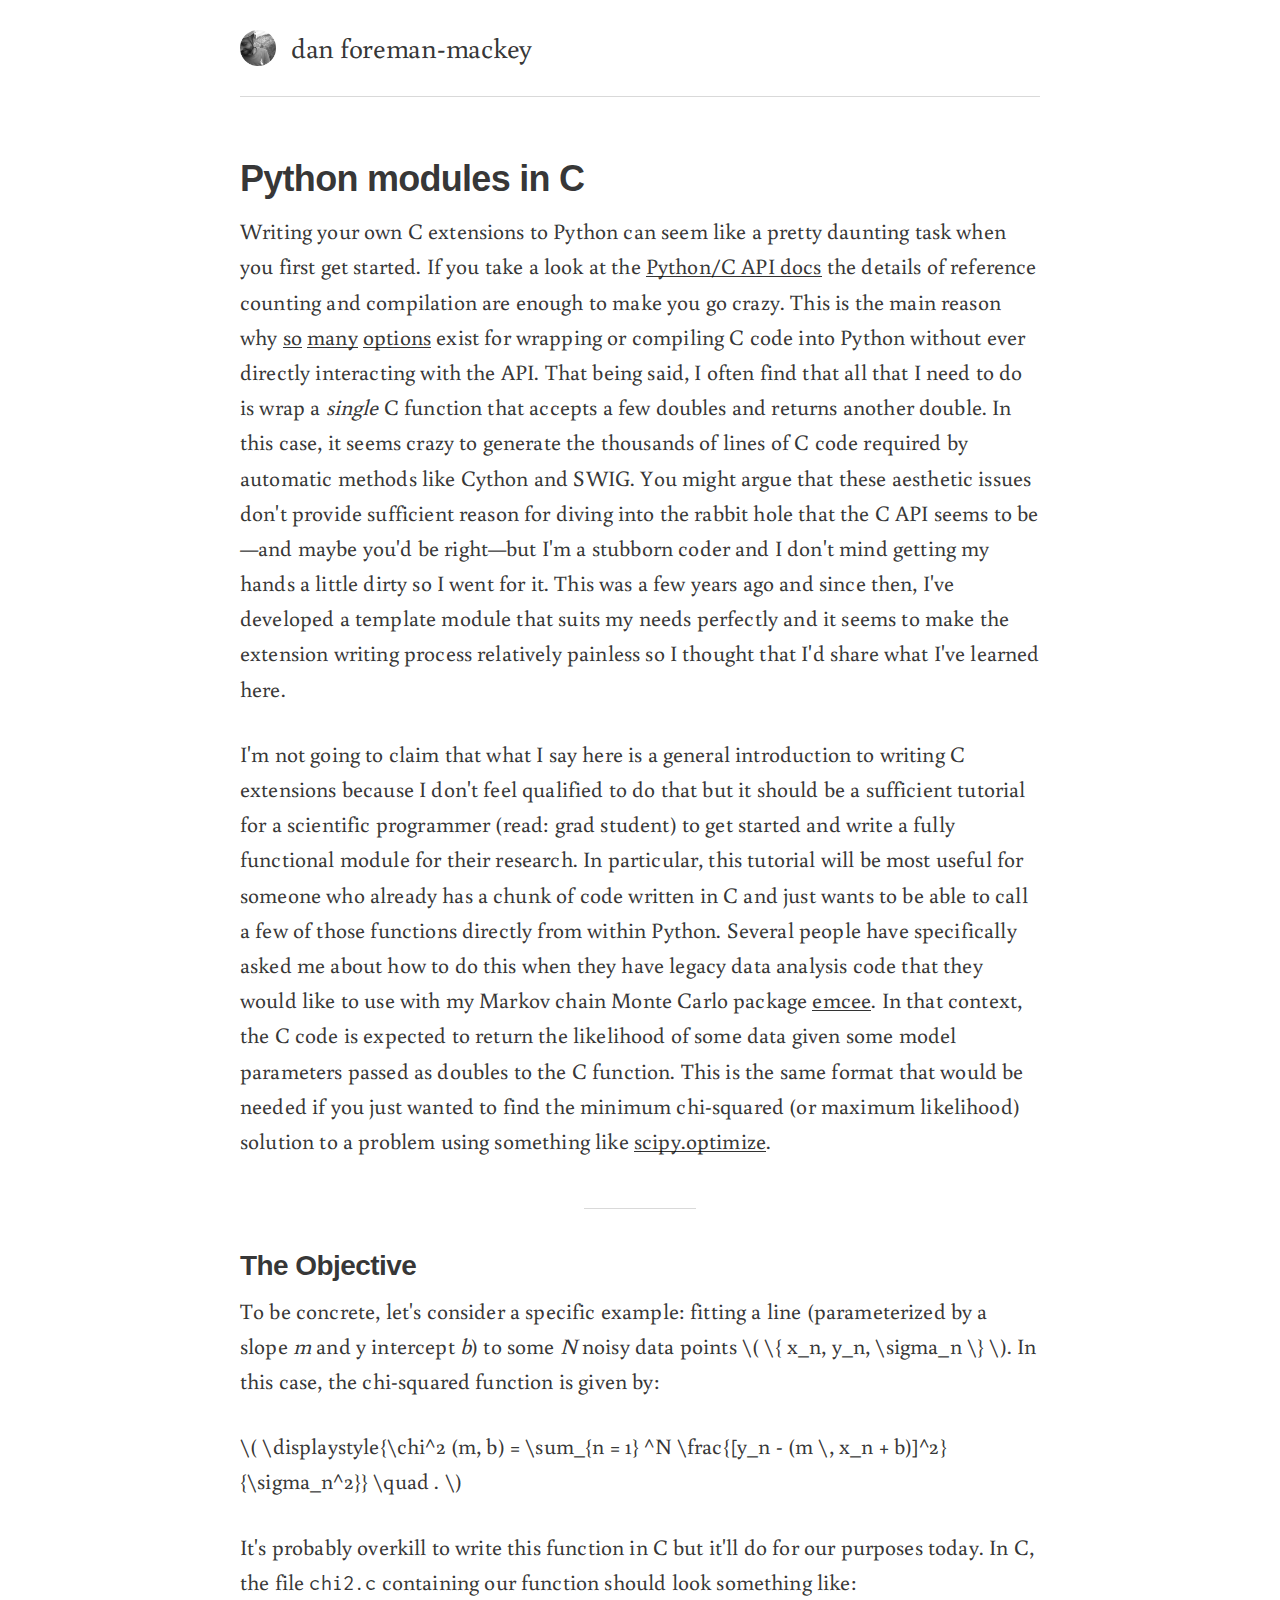
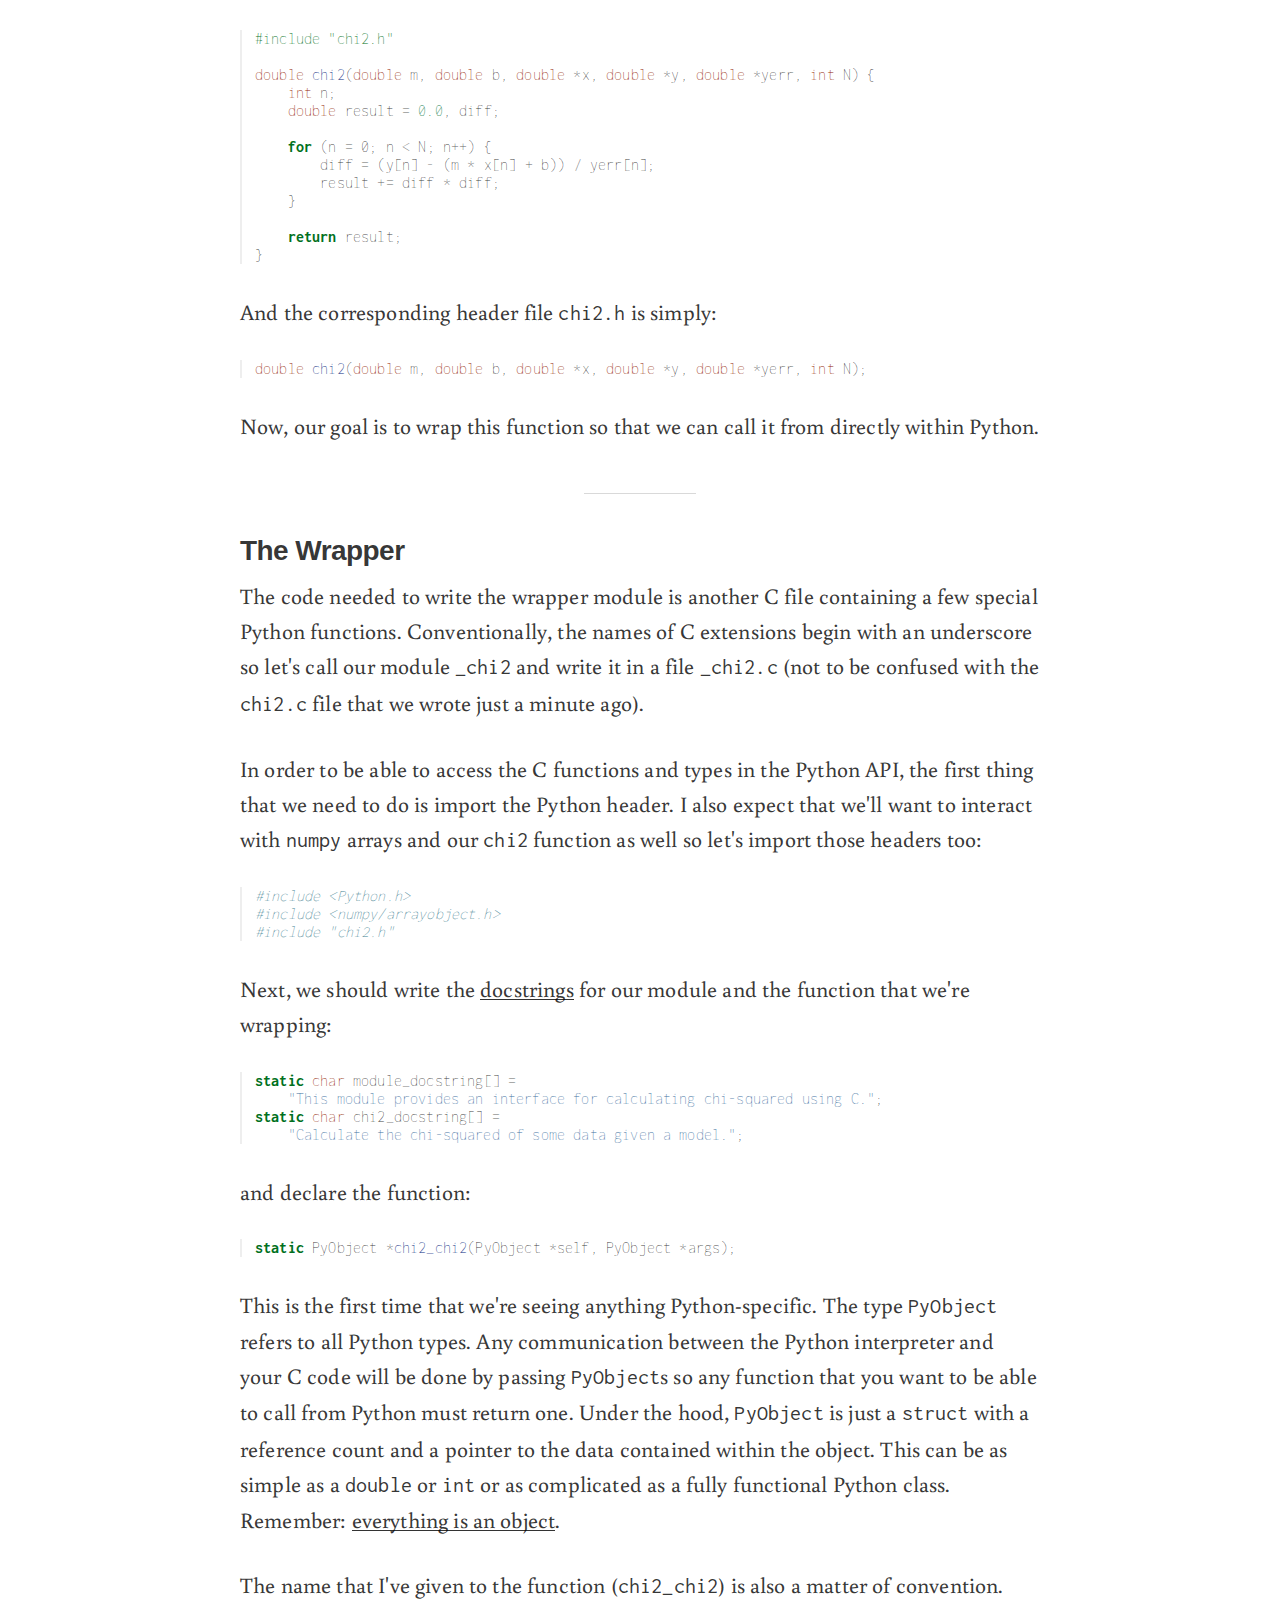
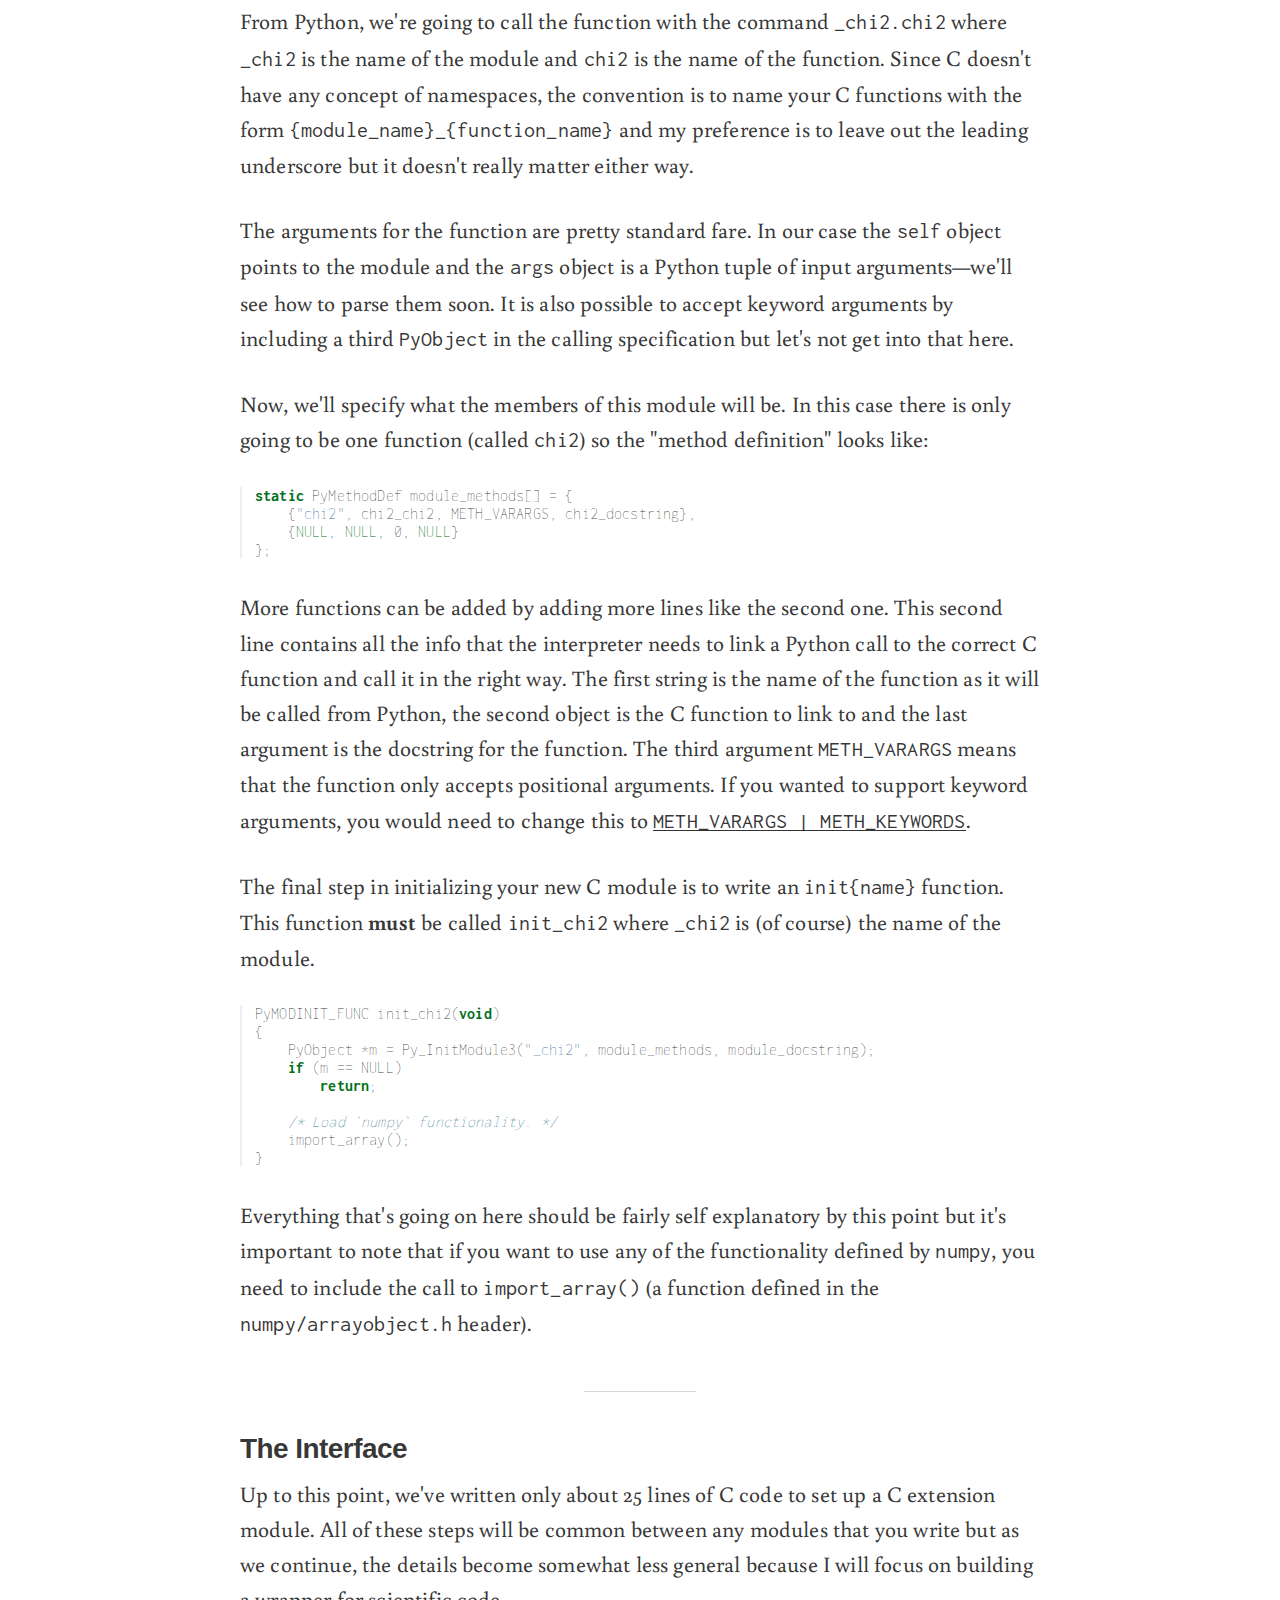
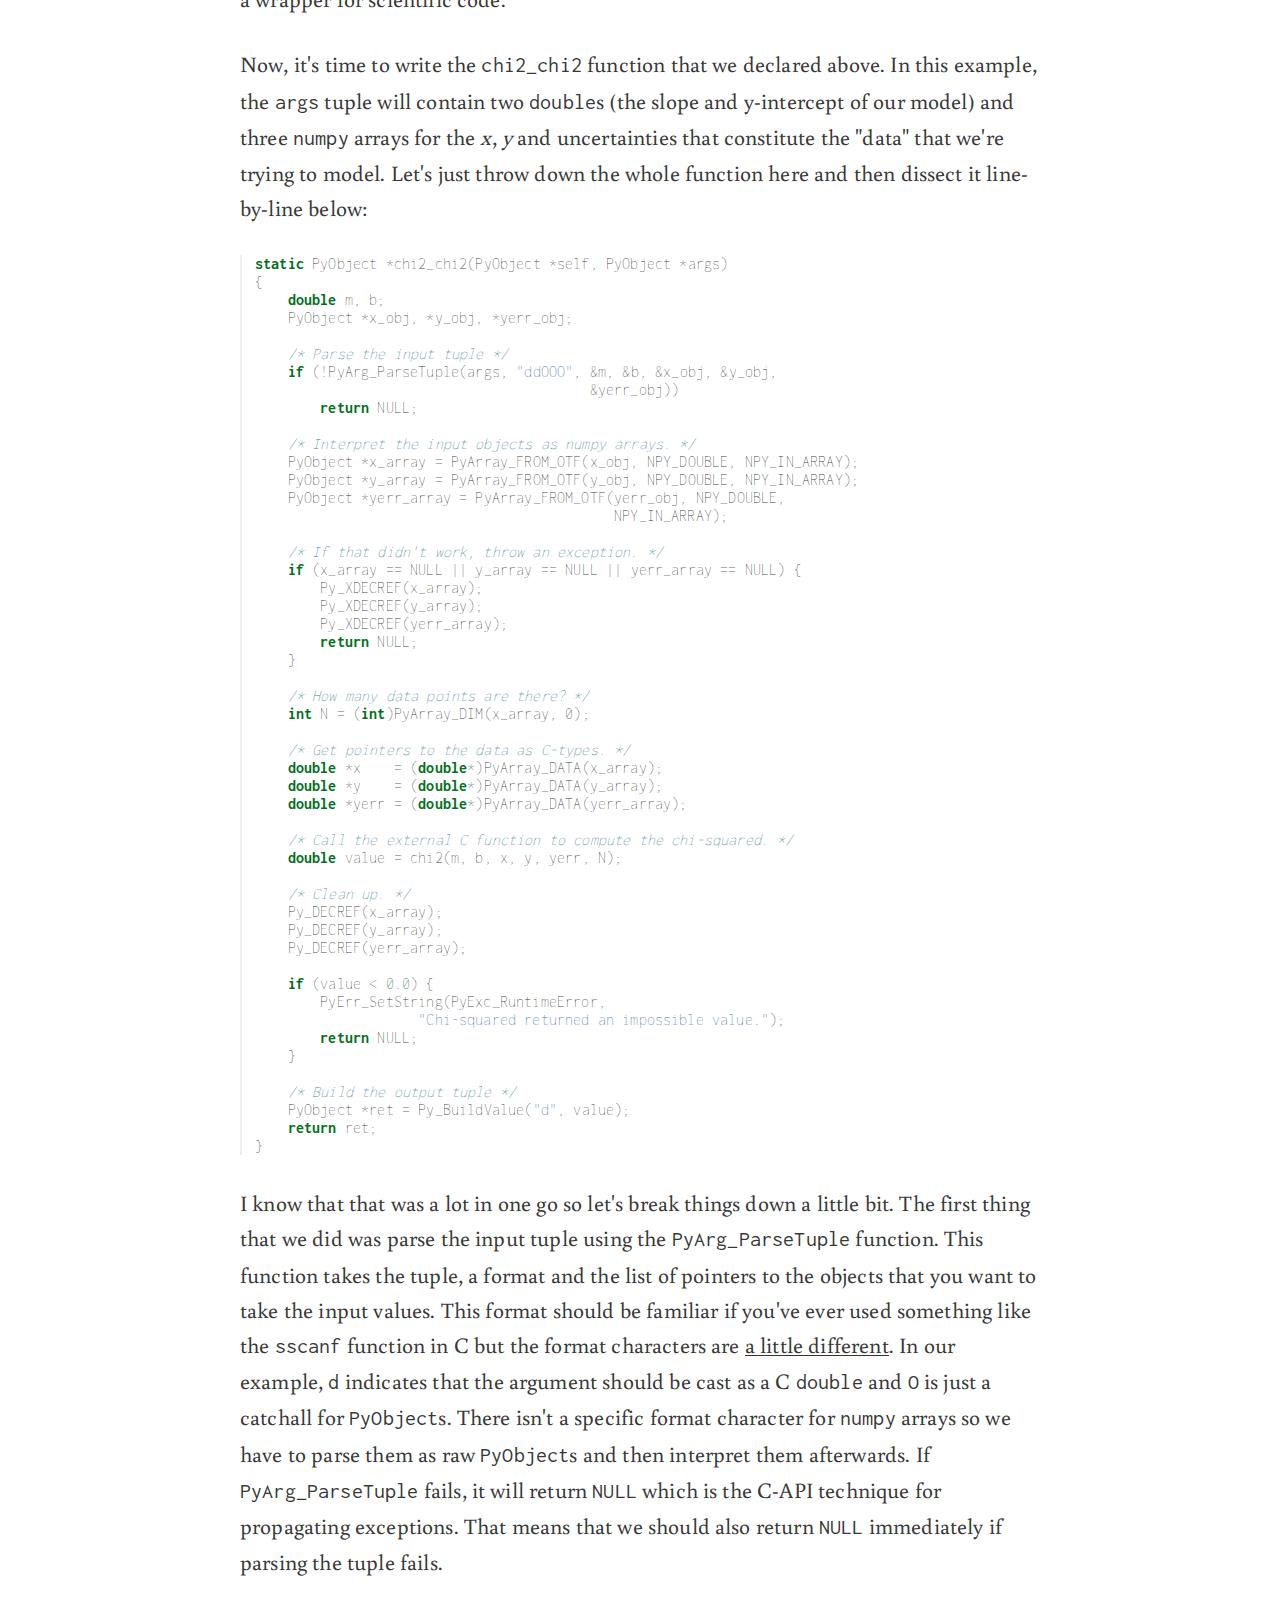
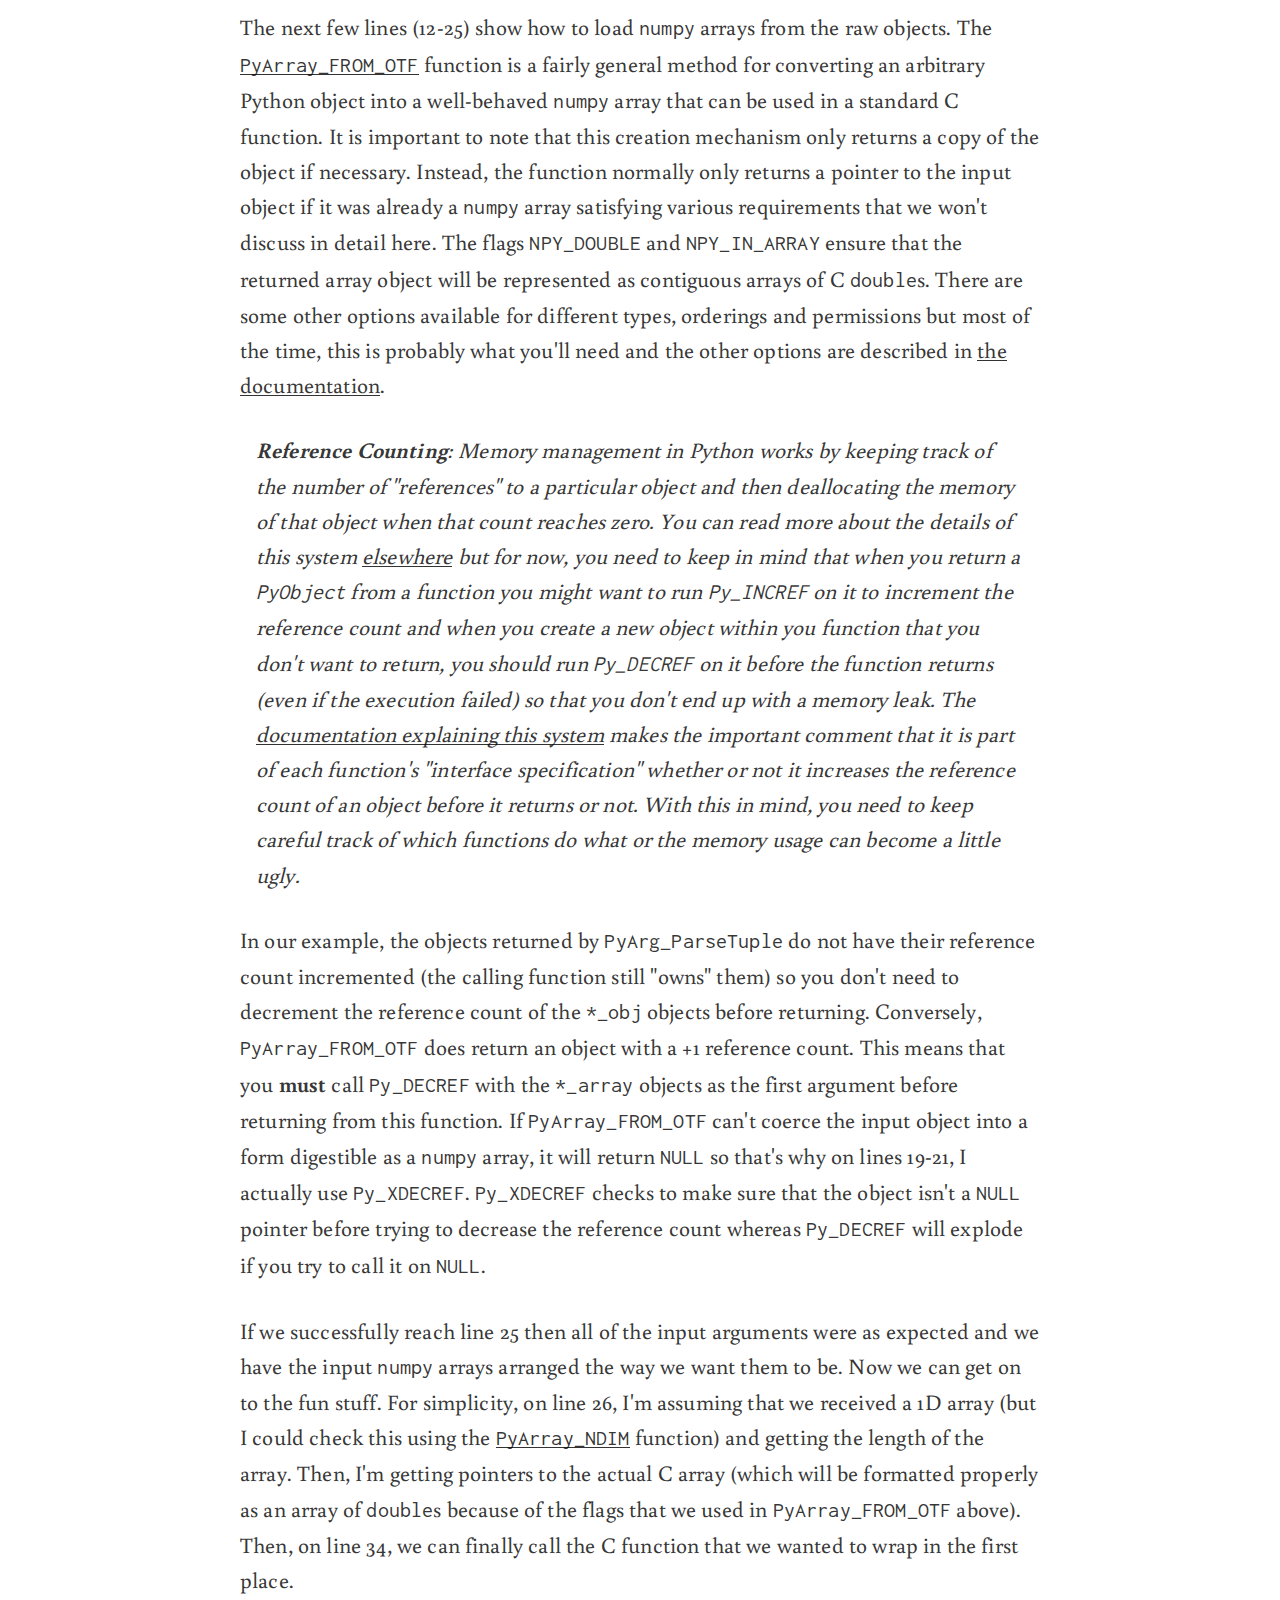
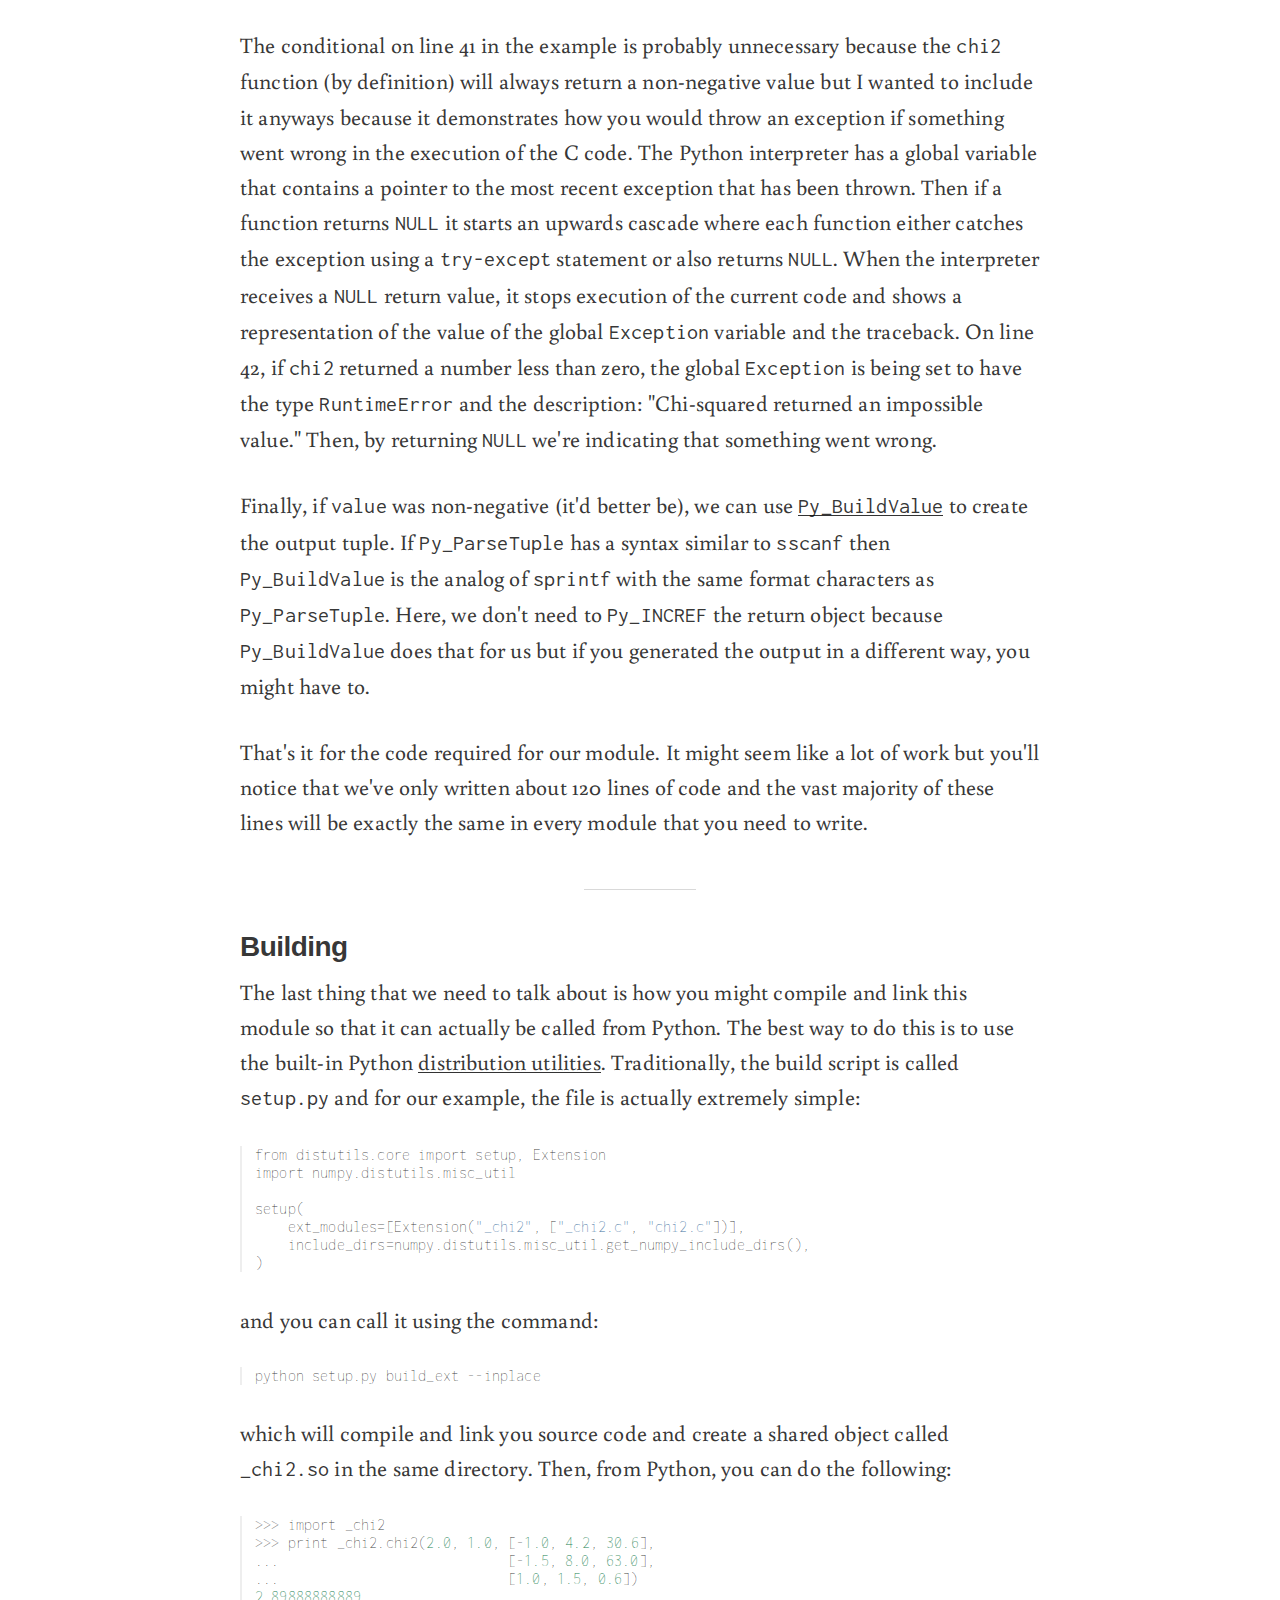
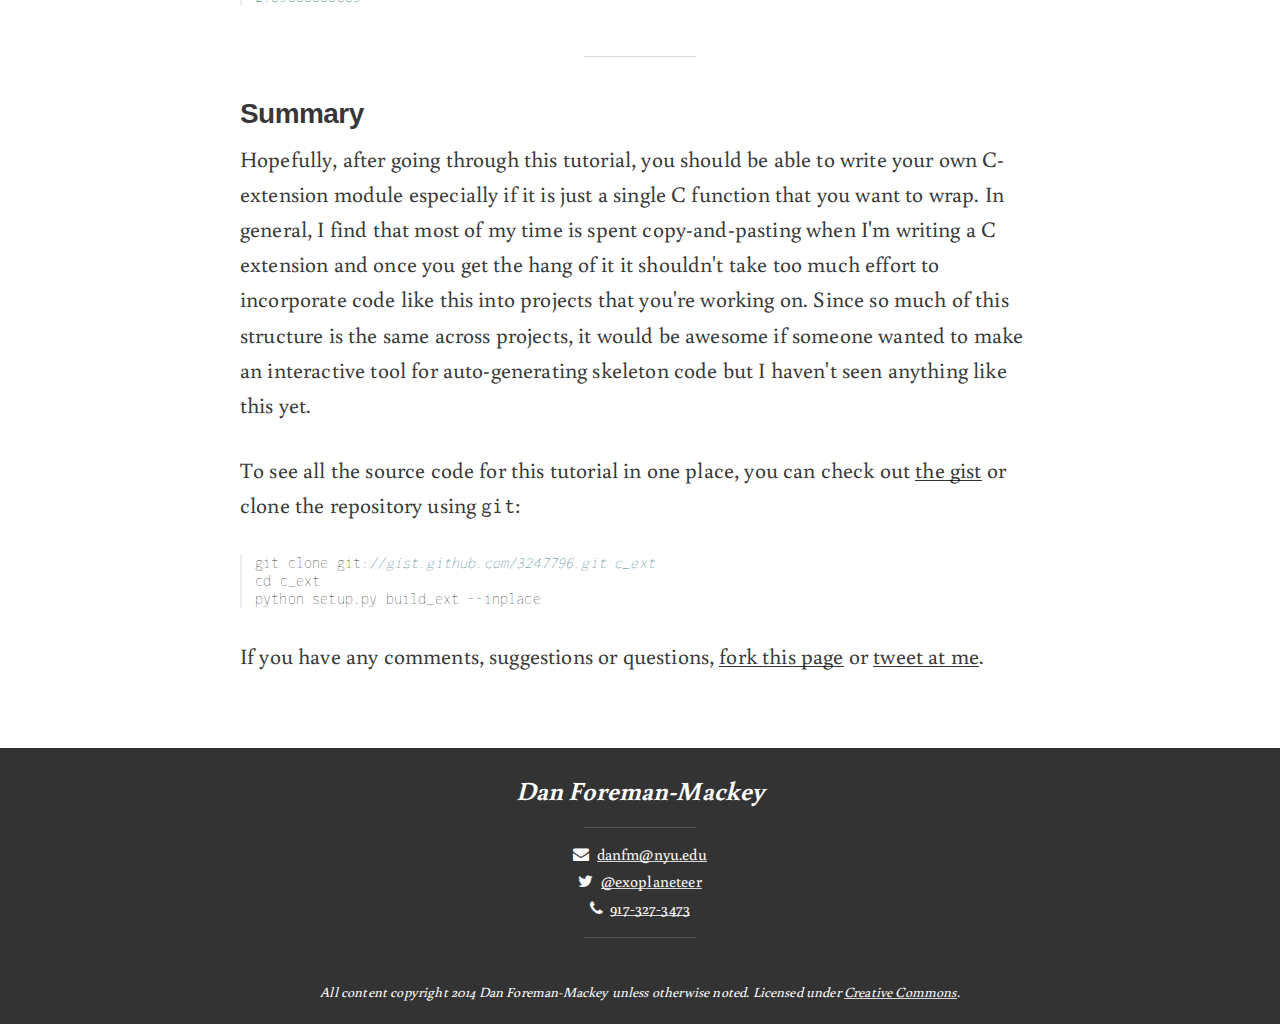
<file: posts/python-c-extensions/index.html>
<!DOCTYPE HTML>
<html>
<head>
<meta http-equiv="content-type" content="text/html; charset=utf-8" />
<title>Python modules in C by Dan Foreman-Mackey</title>
<meta id="viewport" name="viewport" content="width=500" />

<link rel="stylesheet" href="../../theme/css/normalize.css" type="text/css" />
<link rel="stylesheet" href="../../theme/css/font-awesome.min.css" type="text/css" />
<link rel="stylesheet" href="../../theme/css/dfm.css" type="text/css" />
<link rel="stylesheet" href="../../theme/css/code.css" type="text/css" />


  




    <script type="text/javascript" src="http://cdn.mathjax.org/mathjax/latest/MathJax.js?config=TeX-AMS-MML_HTMLorMML"></script>


</head>
<body>


    <div id="topbar">
        <div class="container">
            <a href="../..">
            <img src="../../theme/images/avatar.png" class="avatar"><span>dan foreman-mackey</span></a>
        </div>
    </div>

    <div class="container">

        <h1>Python modules in C</h1>

        <section>
            <p>Writing your own C extensions to Python can seem like a pretty daunting task
when you first get started. If you take a look at the <a href="http://docs.python.org/c-api/">Python/C API
docs</a> the details of reference counting and compilation are enough to
make you go crazy. This is the main reason why <a href="http://www.cython.org/">so</a> <a href="http://www.swig.org/">many</a>
<a href="http://docs.python.org/library/ctypes.html">options</a> exist for wrapping or compiling C code into Python without
ever directly interacting with the API. That being said, I often find that
all that I need to do is wrap a <em>single</em> C function that accepts a few
doubles and returns another double. In this case, it seems crazy to generate
the thousands of lines of C code required by automatic methods like Cython
and SWIG. You might argue that these aesthetic issues don't provide
sufficient reason for diving into the rabbit hole that the C API seems to
be—and maybe you'd be right—but I'm a stubborn coder and I don't mind
getting my hands a little dirty so I went for it. This was a few years ago
and since then, I've developed a template module that suits my needs
perfectly and it seems to make the extension writing process relatively
painless so I thought that I'd share what I've learned here.</p>
<p>I'm not going to claim that what I say here is a general introduction to
writing C extensions because I don't feel qualified to do that but it
should be a sufficient tutorial for a scientific programmer (read: grad
student) to get started and write a fully functional module for their
research. In particular, this tutorial will be most useful for someone
who already has a chunk of code written in C and just wants to be able to
call a few of those functions directly from within Python. Several people
have specifically asked me about how to do this when they have legacy
data analysis code that they would like to use with my Markov chain
Monte Carlo package <a href="http://danfm.ca/emcee">emcee</a>. In that context,
the C code is expected to return the likelihood of some data given some
model parameters passed as doubles to the C function. This is the same
format that would be needed if you just wanted to find the minimum
chi-squared (or maximum likelihood) solution to a problem using something
like
<a href="http://docs.scipy.org/doc/scipy/reference/optimize.html">scipy.optimize</a>.</p>
<hr>

<h2>The Objective</h2>
<p>To be concrete, let's consider a specific example: fitting a line
(parameterized by a slope <em>m</em> and y intercept <em>b</em>) to some <em>N</em> noisy data
points \( \{ x_n, y_n, \sigma_n \} \). In this case, the
chi-squared function is given by:</p>
<p>
\(
    \displaystyle{\chi^2 (m, b) = \sum_{n = 1} ^N \frac{[y_n -
        (m \, x_n + b)]^2}{\sigma_n^2}} \quad .
\)
</p>

<p>It's probably overkill to write this function in C but it'll do for our
purposes today. In C, the file <code>chi2.c</code> containing our function should look
something like:</p>
<div class="highlight"><pre><span class="cp">#include &quot;chi2.h&quot;</span>

<span class="kt">double</span> <span class="nf">chi2</span><span class="p">(</span><span class="kt">double</span> <span class="n">m</span><span class="p">,</span> <span class="kt">double</span> <span class="n">b</span><span class="p">,</span> <span class="kt">double</span> <span class="o">*</span><span class="n">x</span><span class="p">,</span> <span class="kt">double</span> <span class="o">*</span><span class="n">y</span><span class="p">,</span> <span class="kt">double</span> <span class="o">*</span><span class="n">yerr</span><span class="p">,</span> <span class="kt">int</span> <span class="n">N</span><span class="p">)</span> <span class="p">{</span>
    <span class="kt">int</span> <span class="n">n</span><span class="p">;</span>
    <span class="kt">double</span> <span class="n">result</span> <span class="o">=</span> <span class="mf">0.0</span><span class="p">,</span> <span class="n">diff</span><span class="p">;</span>

    <span class="k">for</span> <span class="p">(</span><span class="n">n</span> <span class="o">=</span> <span class="mi">0</span><span class="p">;</span> <span class="n">n</span> <span class="o">&lt;</span> <span class="n">N</span><span class="p">;</span> <span class="n">n</span><span class="o">++</span><span class="p">)</span> <span class="p">{</span>
        <span class="n">diff</span> <span class="o">=</span> <span class="p">(</span><span class="n">y</span><span class="p">[</span><span class="n">n</span><span class="p">]</span> <span class="o">-</span> <span class="p">(</span><span class="n">m</span> <span class="o">*</span> <span class="n">x</span><span class="p">[</span><span class="n">n</span><span class="p">]</span> <span class="o">+</span> <span class="n">b</span><span class="p">))</span> <span class="o">/</span> <span class="n">yerr</span><span class="p">[</span><span class="n">n</span><span class="p">];</span>
        <span class="n">result</span> <span class="o">+=</span> <span class="n">diff</span> <span class="o">*</span> <span class="n">diff</span><span class="p">;</span>
    <span class="p">}</span>

    <span class="k">return</span> <span class="n">result</span><span class="p">;</span>
<span class="p">}</span>
</pre></div>


<p>And the corresponding header file <code>chi2.h</code> is simply:</p>
<div class="highlight"><pre><span class="kt">double</span> <span class="nf">chi2</span><span class="p">(</span><span class="kt">double</span> <span class="n">m</span><span class="p">,</span> <span class="kt">double</span> <span class="n">b</span><span class="p">,</span> <span class="kt">double</span> <span class="o">*</span><span class="n">x</span><span class="p">,</span> <span class="kt">double</span> <span class="o">*</span><span class="n">y</span><span class="p">,</span> <span class="kt">double</span> <span class="o">*</span><span class="n">yerr</span><span class="p">,</span> <span class="kt">int</span> <span class="n">N</span><span class="p">);</span>
</pre></div>


<p>Now, our goal is to wrap this function so that we can call it from directly
within Python.</p>
<hr>

<h2>The Wrapper</h2>
<p>The code needed to write the wrapper module is another C file containing
a few special Python functions. Conventionally, the names of C extensions
begin with an underscore so let's call our module <code>_chi2</code> and write it in
a file <code>_chi2.c</code> (not to be confused with the <code>chi2.c</code> file that we wrote
just a minute ago).</p>
<p>In order to be able to access the C functions and types in the Python API,
the first thing that we need to do is import the Python header. I also
expect that we'll want to interact with <code>numpy</code> arrays and our <code>chi2</code>
function as well so let's import those headers too:</p>
<div class="highlight"><pre><span class="c">#include &lt;Python.h&gt;</span>
<span class="c">#include &lt;numpy/arrayobject.h&gt;</span>
<span class="c">#include &quot;chi2.h&quot;</span>
</pre></div>


<p>Next, we should write the
<a href="http://www.python.org/dev/peps/pep-0257/">docstrings</a> for our module and
the function that we're wrapping:</p>
<div class="highlight"><pre><span class="k">static</span> <span class="kt">char</span> <span class="n">module_docstring</span><span class="p">[]</span> <span class="o">=</span>
    <span class="s">&quot;This module provides an interface for calculating chi-squared using C.&quot;</span><span class="p">;</span>
<span class="k">static</span> <span class="kt">char</span> <span class="n">chi2_docstring</span><span class="p">[]</span> <span class="o">=</span>
    <span class="s">&quot;Calculate the chi-squared of some data given a model.&quot;</span><span class="p">;</span>
</pre></div>


<p>and declare the function:</p>
<div class="highlight"><pre><span class="k">static</span> <span class="n">PyObject</span> <span class="o">*</span><span class="nf">chi2_chi2</span><span class="p">(</span><span class="n">PyObject</span> <span class="o">*</span><span class="n">self</span><span class="p">,</span> <span class="n">PyObject</span> <span class="o">*</span><span class="n">args</span><span class="p">);</span>
</pre></div>


<p>This is the first time that we're seeing anything Python-specific. The
type <code>PyObject</code> refers to all Python types. Any communication between the
Python interpreter and your C code will be done by passing <code>PyObject</code>s so
any function that you want to be able to call from Python must return one.
Under the hood, <code>PyObject</code> is just a <code>struct</code> with a reference count and a
pointer to the data contained within the object. This can be as simple as
a <code>double</code> or <code>int</code> or as complicated as a fully functional Python class.
Remember: <a href="http://www.diveintopython.net/getting_to_know_python/everything_is_an_object.html">everything is an object</a>.</p>
<p>The name that I've given to the function (<code>chi2_chi2</code>) is also a matter of
convention. From Python, we're going to call the function with the command
<code>_chi2.chi2</code> where <code>_chi2</code> is the name of the module and <code>chi2</code> is the name
of the function. Since C doesn't have any concept of namespaces, the
convention is to name your C functions with the form
<code>{module_name}_{function_name}</code> and my preference is to leave out the
leading underscore but it doesn't really matter either way.</p>
<p>The arguments for the function are pretty standard fare. In our case the
<code>self</code> object points to the module and the <code>args</code> object is a Python tuple
of input arguments—we'll see how to parse them soon. It is also possible
to accept keyword arguments by including a third <code>PyObject</code> in the calling
specification but let's not get into that here.</p>
<p>Now, we'll specify what the members of this module will be. In this case
there is only going to be one function (called <code>chi2</code>) so the "method
definition" looks like:</p>
<div class="highlight"><pre><span class="k">static</span> <span class="n">PyMethodDef</span> <span class="n">module_methods</span><span class="p">[]</span> <span class="o">=</span> <span class="p">{</span>
    <span class="p">{</span><span class="s">&quot;chi2&quot;</span><span class="p">,</span> <span class="n">chi2_chi2</span><span class="p">,</span> <span class="n">METH_VARARGS</span><span class="p">,</span> <span class="n">chi2_docstring</span><span class="p">},</span>
    <span class="p">{</span><span class="nb">NULL</span><span class="p">,</span> <span class="nb">NULL</span><span class="p">,</span> <span class="mi">0</span><span class="p">,</span> <span class="nb">NULL</span><span class="p">}</span>
<span class="p">};</span>
</pre></div>


<p>More functions can be added by adding more lines like the second one. This
second line contains all the info that the interpreter needs to link a Python
call to the correct C function and call it in the right way. The
first string is the name of the function as it will be called from Python,
the second object is the C function to link to and the last argument is the
docstring for the function. The third argument <code>METH_VARARGS</code> means that the
function only accepts positional arguments. If you wanted to support
keyword arguments, you would need to change this to <a href="http://docs.python.org/extending/extending.html#the-module-s-method-table-and-initialization-function"><code>METH_VARARGS |
METH_KEYWORDS</code></a>.</p>
<p>The final step in initializing your new C module is to write an <code>init{name}</code>
function. This function <strong>must</strong> be called <code>init_chi2</code> where <code>_chi2</code> is
(of course) the name of the module.</p>
<div class="highlight"><pre><span class="nx">PyMODINIT_FUNC</span> <span class="nx">init_chi2</span><span class="p">(</span><span class="k">void</span><span class="p">)</span>
<span class="p">{</span>
    <span class="nx">PyObject</span> <span class="o">*</span><span class="nx">m</span> <span class="o">=</span> <span class="nx">Py_InitModule3</span><span class="p">(</span><span class="s2">&quot;_chi2&quot;</span><span class="p">,</span> <span class="nx">module_methods</span><span class="p">,</span> <span class="nx">module_docstring</span><span class="p">);</span>
    <span class="k">if</span> <span class="p">(</span><span class="nx">m</span> <span class="o">==</span> <span class="nx">NULL</span><span class="p">)</span>
        <span class="k">return</span><span class="p">;</span>

    <span class="cm">/* Load `numpy` functionality. */</span>
    <span class="nx">import_array</span><span class="p">();</span>
<span class="p">}</span>
</pre></div>


<p>Everything that's going on here should be fairly self explanatory by this
point but it's important to note that if you want to use any of the
functionality defined by <code>numpy</code>, you need to include the call to
<code>import_array()</code> (a function defined in the <code>numpy/arrayobject.h</code> header).</p>
<hr>

<h2>The Interface</h2>
<p>Up to this point, we've written only about 25 lines of C code to set up
a C extension module. All of these steps will be common between any modules
that you write but as we continue, the details become somewhat less general
because I will focus on building a wrapper for scientific code.</p>
<p>Now, it's time to write the <code>chi2_chi2</code> function that we declared above.
In this example, the <code>args</code> tuple will contain two <code>double</code>s (the slope
and y-intercept of our model) and three <code>numpy</code> arrays for the <em>x</em>, <em>y</em>
and uncertainties that constitute the "data" that we're trying to model.
Let's just throw down the whole function here and then dissect it line-by-line
below:</p>
<div class="highlight"><pre><span class="kr">static</span> <span class="nx">PyObject</span> <span class="o">*</span><span class="nx">chi2_chi2</span><span class="p">(</span><span class="nx">PyObject</span> <span class="o">*</span><span class="nx">self</span><span class="p">,</span> <span class="nx">PyObject</span> <span class="o">*</span><span class="nx">args</span><span class="p">)</span>
<span class="p">{</span>
    <span class="kr">double</span> <span class="nx">m</span><span class="p">,</span> <span class="nx">b</span><span class="p">;</span>
    <span class="nx">PyObject</span> <span class="o">*</span><span class="nx">x_obj</span><span class="p">,</span> <span class="o">*</span><span class="nx">y_obj</span><span class="p">,</span> <span class="o">*</span><span class="nx">yerr_obj</span><span class="p">;</span>

    <span class="cm">/* Parse the input tuple */</span>
    <span class="k">if</span> <span class="p">(</span><span class="o">!</span><span class="nx">PyArg_ParseTuple</span><span class="p">(</span><span class="nx">args</span><span class="p">,</span> <span class="s2">&quot;ddOOO&quot;</span><span class="p">,</span> <span class="o">&amp;</span><span class="nx">m</span><span class="p">,</span> <span class="o">&amp;</span><span class="nx">b</span><span class="p">,</span> <span class="o">&amp;</span><span class="nx">x_obj</span><span class="p">,</span> <span class="o">&amp;</span><span class="nx">y_obj</span><span class="p">,</span>
                                         <span class="o">&amp;</span><span class="nx">yerr_obj</span><span class="p">))</span>
        <span class="k">return</span> <span class="nx">NULL</span><span class="p">;</span>

    <span class="cm">/* Interpret the input objects as numpy arrays. */</span>
    <span class="nx">PyObject</span> <span class="o">*</span><span class="nx">x_array</span> <span class="o">=</span> <span class="nx">PyArray_FROM_OTF</span><span class="p">(</span><span class="nx">x_obj</span><span class="p">,</span> <span class="nx">NPY_DOUBLE</span><span class="p">,</span> <span class="nx">NPY_IN_ARRAY</span><span class="p">);</span>
    <span class="nx">PyObject</span> <span class="o">*</span><span class="nx">y_array</span> <span class="o">=</span> <span class="nx">PyArray_FROM_OTF</span><span class="p">(</span><span class="nx">y_obj</span><span class="p">,</span> <span class="nx">NPY_DOUBLE</span><span class="p">,</span> <span class="nx">NPY_IN_ARRAY</span><span class="p">);</span>
    <span class="nx">PyObject</span> <span class="o">*</span><span class="nx">yerr_array</span> <span class="o">=</span> <span class="nx">PyArray_FROM_OTF</span><span class="p">(</span><span class="nx">yerr_obj</span><span class="p">,</span> <span class="nx">NPY_DOUBLE</span><span class="p">,</span>
                                            <span class="nx">NPY_IN_ARRAY</span><span class="p">);</span>

    <span class="cm">/* If that didn&#39;t work, throw an exception. */</span>
    <span class="k">if</span> <span class="p">(</span><span class="nx">x_array</span> <span class="o">==</span> <span class="nx">NULL</span> <span class="o">||</span> <span class="nx">y_array</span> <span class="o">==</span> <span class="nx">NULL</span> <span class="o">||</span> <span class="nx">yerr_array</span> <span class="o">==</span> <span class="nx">NULL</span><span class="p">)</span> <span class="p">{</span>
        <span class="nx">Py_XDECREF</span><span class="p">(</span><span class="nx">x_array</span><span class="p">);</span>
        <span class="nx">Py_XDECREF</span><span class="p">(</span><span class="nx">y_array</span><span class="p">);</span>
        <span class="nx">Py_XDECREF</span><span class="p">(</span><span class="nx">yerr_array</span><span class="p">);</span>
        <span class="k">return</span> <span class="nx">NULL</span><span class="p">;</span>
    <span class="p">}</span>

    <span class="cm">/* How many data points are there? */</span>
    <span class="kr">int</span> <span class="nx">N</span> <span class="o">=</span> <span class="p">(</span><span class="kr">int</span><span class="p">)</span><span class="nx">PyArray_DIM</span><span class="p">(</span><span class="nx">x_array</span><span class="p">,</span> <span class="mi">0</span><span class="p">);</span>

    <span class="cm">/* Get pointers to the data as C-types. */</span>
    <span class="kr">double</span> <span class="o">*</span><span class="nx">x</span>    <span class="o">=</span> <span class="p">(</span><span class="kr">double</span><span class="o">*</span><span class="p">)</span><span class="nx">PyArray_DATA</span><span class="p">(</span><span class="nx">x_array</span><span class="p">);</span>
    <span class="kr">double</span> <span class="o">*</span><span class="nx">y</span>    <span class="o">=</span> <span class="p">(</span><span class="kr">double</span><span class="o">*</span><span class="p">)</span><span class="nx">PyArray_DATA</span><span class="p">(</span><span class="nx">y_array</span><span class="p">);</span>
    <span class="kr">double</span> <span class="o">*</span><span class="nx">yerr</span> <span class="o">=</span> <span class="p">(</span><span class="kr">double</span><span class="o">*</span><span class="p">)</span><span class="nx">PyArray_DATA</span><span class="p">(</span><span class="nx">yerr_array</span><span class="p">);</span>

    <span class="cm">/* Call the external C function to compute the chi-squared. */</span>
    <span class="kr">double</span> <span class="nx">value</span> <span class="o">=</span> <span class="nx">chi2</span><span class="p">(</span><span class="nx">m</span><span class="p">,</span> <span class="nx">b</span><span class="p">,</span> <span class="nx">x</span><span class="p">,</span> <span class="nx">y</span><span class="p">,</span> <span class="nx">yerr</span><span class="p">,</span> <span class="nx">N</span><span class="p">);</span>

    <span class="cm">/* Clean up. */</span>
    <span class="nx">Py_DECREF</span><span class="p">(</span><span class="nx">x_array</span><span class="p">);</span>
    <span class="nx">Py_DECREF</span><span class="p">(</span><span class="nx">y_array</span><span class="p">);</span>
    <span class="nx">Py_DECREF</span><span class="p">(</span><span class="nx">yerr_array</span><span class="p">);</span>

    <span class="k">if</span> <span class="p">(</span><span class="nx">value</span> <span class="o">&lt;</span> <span class="mf">0.0</span><span class="p">)</span> <span class="p">{</span>
        <span class="nx">PyErr_SetString</span><span class="p">(</span><span class="nx">PyExc_RuntimeError</span><span class="p">,</span>
                    <span class="s2">&quot;Chi-squared returned an impossible value.&quot;</span><span class="p">);</span>
        <span class="k">return</span> <span class="nx">NULL</span><span class="p">;</span>
    <span class="p">}</span>

    <span class="cm">/* Build the output tuple */</span>
    <span class="nx">PyObject</span> <span class="o">*</span><span class="nx">ret</span> <span class="o">=</span> <span class="nx">Py_BuildValue</span><span class="p">(</span><span class="s2">&quot;d&quot;</span><span class="p">,</span> <span class="nx">value</span><span class="p">);</span>
    <span class="k">return</span> <span class="nx">ret</span><span class="p">;</span>
<span class="p">}</span>
</pre></div>


<p>I know that that was a lot in one go so let's break things down a little bit.
The first thing that we did was parse the input tuple using the
<code>PyArg_ParseTuple</code> function. This function takes the tuple, a format and
the list of pointers to the objects that you want to take the input values.
This format should be familiar if you've ever used something like the
<code>sscanf</code> function in C but the format characters are <a href="http://docs.python.org/c-api/arg.html">a little
different</a>. In our example, <code>d</code>
indicates that the argument should be cast as a C <code>double</code> and <code>O</code> is
just a catchall for <code>PyObject</code>s. There isn't a specific format character
for <code>numpy</code> arrays so we have to parse them as raw <code>PyObject</code>s and then
interpret them afterwards. If <code>PyArg_ParseTuple</code> fails, it will return
<code>NULL</code> which is the C-API technique for propagating exceptions. That means
that we should also return <code>NULL</code> immediately if parsing the tuple fails.</p>
<p>The next few lines (12-25) show how to load <code>numpy</code> arrays from the raw
objects. The
<a href="http://docs.scipy.org/doc/numpy/user/c-info.how-to-extend.html#PyArray_FROM_OTF"><code>PyArray_FROM_OTF</code></a>
function is a fairly general method for converting an arbitrary Python
object into a well-behaved <code>numpy</code> array that can be used in a standard
C function. It is important to note that this creation mechanism only
returns a copy of the object if necessary. Instead, the function normally
only returns a pointer to the input object if it was already a <code>numpy</code>
array satisfying various requirements that we won't discuss in detail here.
The flags <code>NPY_DOUBLE</code> and <code>NPY_IN_ARRAY</code> ensure that the returned array
object will be represented as contiguous arrays of C <code>double</code>s. There are
some other options available for different types, orderings and permissions
but most of the time, this is probably what you'll need and the other
options are described in <a href="http://docs.scipy.org/doc/numpy/user/c-info.how-to-extend.html#PyArray_FROM_OTF">the
documentation</a>.</p>
<blockquote>
<p><strong>Reference Counting</strong>: Memory management in Python works by keeping
track of the number of "references" to a particular object and then
deallocating the memory of that object when that count reaches zero.
You can read more about the details of this system
<a href="http://docs.python.org/extending/extending.html#reference-counts">elsewhere</a>
but for now, you need to keep in mind that when you return a <code>PyObject</code>
from a function you might want to run <code>Py_INCREF</code> on it to
increment the reference count and when you create a new object within
you function that you don't want to return, you should run <code>Py_DECREF</code> on
it before the function returns (even if the execution failed) so that you
don't end up with a memory leak. The <a href="http://docs.python.org/extending/extending.html#ownership-rules">documentation explaining this
system</a>
makes the important comment that it is part of each function's "interface
specification" whether or not it increases the reference count of an
object before it returns or not. With this in mind, you need to keep
careful track of which functions do what or the memory usage can become
a little ugly.</p>
</blockquote>
<p>In our example, the objects returned by <code>PyArg_ParseTuple</code> do not have
their reference count incremented (the calling function still "owns" them)
so you don't need to decrement the reference count of the <code>*_obj</code> objects
before returning. Conversely, <code>PyArray_FROM_OTF</code> does return an object with
a +1 reference count. This means that you <strong>must</strong> call <code>Py_DECREF</code> with
the <code>*_array</code> objects as the first argument before returning from this
function. If <code>PyArray_FROM_OTF</code> can't coerce the input object into a
form digestible as a <code>numpy</code> array, it will return <code>NULL</code> so that's why
on lines 19-21, I actually use <code>Py_XDECREF</code>. <code>Py_XDECREF</code> checks
to make sure that the object isn't a <code>NULL</code> pointer before trying to
decrease the reference count whereas <code>Py_DECREF</code>
will explode if you try to call it on <code>NULL</code>.</p>
<p>If we successfully reach line 25 then all of the input arguments were
as expected and we have the input <code>numpy</code> arrays arranged the way we want
them to be. Now we can get on to the fun stuff. For simplicity,
on line 26, I'm assuming that we received a 1D array (but I could check this
using the <a href="http://docs.scipy.org/doc/numpy/reference/c-api.array.html#PyArray_NDIM"><code>PyArray_NDIM</code></a>
function) and getting the length of the array. Then, I'm getting pointers
to the actual C array (which will be formatted properly as an array of
<code>double</code>s because of the flags that we used in <code>PyArray_FROM_OTF</code> above).
Then, on line 34, we can finally call the C function that we wanted to wrap
in the first place.</p>
<p>The conditional on line 41 in the example is probably unnecessary because
the <code>chi2</code> function (by definition) will always return a non-negative value
but I wanted to include it anyways because it demonstrates how you would
throw an exception if something went wrong in the execution of the C code.
The Python interpreter has a global variable that contains a pointer to the
most recent exception that has been thrown. Then if a function returns <code>NULL</code>
it starts an upwards cascade where each function either catches the exception
using a <code>try-except</code> statement or also returns <code>NULL</code>. When the interpreter
receives a <code>NULL</code> return value, it stops execution of the current code and
shows a representation of the value of the global <code>Exception</code> variable and
the traceback. On line 42, if <code>chi2</code> returned a number less than zero,
the global <code>Exception</code> is being set to have the type <code>RuntimeError</code> and
the description: "Chi-squared returned an impossible value." Then, by
returning <code>NULL</code> we're indicating that something went wrong.</p>
<p>Finally, if <code>value</code> was non-negative (it'd better be), we can use
<a href="http://docs.python.org/c-api/arg.html#Py_BuildValue"><code>Py_BuildValue</code></a> to
create the output tuple. If <code>Py_ParseTuple</code> has a syntax similar to
<code>sscanf</code> then <code>Py_BuildValue</code> is the analog of <code>sprintf</code> with the same
format characters as <code>Py_ParseTuple</code>. Here, we don't need to <code>Py_INCREF</code>
the return object because <code>Py_BuildValue</code> does that for us but if you
generated the output in a different way, you might have to.</p>
<p>That's it for the code required for our module. It might seem like a lot of
work but you'll notice that we've only written about 120 lines of code and
the vast majority of these lines will be exactly the same in every module
that you need to write.</p>
<hr>

<h2>Building</h2>
<p>The last thing that we need to talk about is how you might compile and
link this module so that it can actually be called from Python. The best
way to do this is to use the built-in Python <a href="http://docs.python.org/distutils/index.html">distribution
utilities</a>. Traditionally,
the build script is called <code>setup.py</code> and for our example, the file
is actually extremely simple:</p>
<div class="highlight"><pre><span class="n">from</span> <span class="n">distutils</span><span class="p">.</span><span class="n">core</span> <span class="n">import</span> <span class="n">setup</span><span class="p">,</span> <span class="n">Extension</span>
<span class="n">import</span> <span class="n">numpy</span><span class="p">.</span><span class="n">distutils</span><span class="p">.</span><span class="n">misc_util</span>

<span class="n">setup</span><span class="p">(</span>
    <span class="n">ext_modules</span><span class="o">=</span><span class="p">[</span><span class="n">Extension</span><span class="p">(</span><span class="s">&quot;_chi2&quot;</span><span class="p">,</span> <span class="p">[</span><span class="s">&quot;_chi2.c&quot;</span><span class="p">,</span> <span class="s">&quot;chi2.c&quot;</span><span class="p">])],</span>
    <span class="n">include_dirs</span><span class="o">=</span><span class="n">numpy</span><span class="p">.</span><span class="n">distutils</span><span class="p">.</span><span class="n">misc_util</span><span class="p">.</span><span class="n">get_numpy_include_dirs</span><span class="p">(),</span>
<span class="p">)</span>
</pre></div>


<p>and you can call it using the command:</p>
<div class="highlight"><pre><span class="n">python</span> <span class="n">setup</span><span class="p">.</span><span class="n">py</span> <span class="n">build_ext</span> <span class="o">--</span><span class="n">inplace</span>
</pre></div>


<p>which will compile and link you source code and create a shared object
called <code>_chi2.so</code> in the same directory. Then, from Python, you can do
the following:</p>
<div class="highlight"><pre><span class="o">&gt;&gt;&gt;</span> <span class="n">import</span> <span class="n">_chi2</span>
<span class="o">&gt;&gt;&gt;</span> <span class="n">print</span> <span class="n">_chi2</span><span class="p">.</span><span class="n">chi2</span><span class="p">(</span><span class="mf">2.0</span><span class="p">,</span> <span class="mf">1.0</span><span class="p">,</span> <span class="p">[</span><span class="o">-</span><span class="mf">1.0</span><span class="p">,</span> <span class="mf">4.2</span><span class="p">,</span> <span class="mf">30.6</span><span class="p">],</span>
<span class="p">...</span>                            <span class="p">[</span><span class="o">-</span><span class="mf">1.5</span><span class="p">,</span> <span class="mf">8.0</span><span class="p">,</span> <span class="mf">63.0</span><span class="p">],</span>
<span class="p">...</span>                            <span class="p">[</span><span class="mf">1.0</span><span class="p">,</span> <span class="mf">1.5</span><span class="p">,</span> <span class="mf">0.6</span><span class="p">])</span>
<span class="mf">2.89888888889</span>
</pre></div>


<hr>

<h2>Summary</h2>
<p>Hopefully, after going through this tutorial, you should be able to write
your own C-extension module especially if it is just a single C function
that you want to wrap. In general, I find that most of my time is spent
copy-and-pasting when I'm writing a C extension and once you get the hang
of it it shouldn't take too much effort to incorporate code like this into
projects that you're working on. Since so much of this structure is the same
across projects, it would be awesome if someone wanted to make an interactive
tool for auto-generating skeleton code but I haven't seen anything like this
yet.</p>
<p>To see all the source code for this tutorial in one place, you can
check out <a href="https://gist.github.com/3247796">the gist</a> or clone the
repository using <code>git</code>:</p>
<div class="highlight"><pre><span class="n">git</span> <span class="n">clone</span> <span class="n">git</span><span class="o">:</span><span class="c1">//gist.github.com/3247796.git c_ext</span>
<span class="n">cd</span> <span class="n">c_ext</span>
<span class="n">python</span> <span class="n">setup</span><span class="p">.</span><span class="n">py</span> <span class="n">build_ext</span> <span class="o">--</span><span class="n">inplace</span>
</pre></div>


<p>If you have any comments, suggestions or questions, <a href="https://github.com/dfm/dfm.github.com/edit/master/_posts/2012-08-01-python-c-extensions.markdown">fork this
page</a>
or <a href="https://twitter.com/__dfm__">tweet at me</a>.</p>
        </section>
    </div>


<div id="bottom">
<div class="container">
        <ul>
            <li class="title"><a href="../..">Dan Foreman-Mackey</a></li>
            <hr>
            <li><i class="fa fa-envelope"></i> <a href="mailto:danfm@nyu.edu">danfm@nyu.edu</a></li>
            <li><i class="fa fa-twitter"></i> <a href="https://twitter.com/exoplaneteer">@exoplaneteer</a></li>
            <li><i class="fa fa-phone"></i> <a href="tel:917-327-3473">917-327-3473</a></li>
        </ul>

        <hr>

        <p class="copyright">
        All content copyright 2014 Dan Foreman-Mackey unless otherwise noted.
        Licensed under <a href="http://creativecommons.org/licenses/by-nc-sa/3.0/">Creative Commons</a>.
        </p>
    </div>
</div>

</body>
</html>
</file>
<file: theme/css/base.css>
@import url(https://fonts.googleapis.com/css?family=Inconsolata:400,700|Source+Sans+Pro:300,400,700);

/*
 *  TYPOGRAPHIC STYLES
 */

html, body {
    height: 100%;
    font-family: "Source Sans Pro", "Lucida Grande","Lucida Sans Unicode","Lucida Sans",Geneva,Verdana,sans-serif;
    font-weight: normal;
    -webkit-font-smoothing: antialiased;
    font-size: 20px;
    line-height: 1.8;
    color: rgba(0, 0, 0, 0.8);
}

a {
    background: transparent;
    background-size: 2px 2px;
    background-position: 0 20px;
    text-decoration: none;
    background-image: linear-gradient(to bottom, rgba(0,0,0,0) 75%, rgba(0,0,0,0.8) 75%);
    background-repeat: repeat-x;
    color: inherit;
}

p {
    margin: 0;
    margin-bottom: 30px;
}

ul {
    list-style: none;
    margin: 0;
    padding: 0;
}

li {
    margin: 0;
    margin-bottom: 30px;
}

h1, h2 {
    font-family: "Source Sans Pro", "Lucida Grande","Lucida Sans Unicode","Lucida Sans",Geneva,Verdana,sans-serif;
    font-weight: 700;
}

h1 {
    font-size: 36px;
    margin: 0;
    padding: 0;
}

h2 {
    font-size: 28px;
    padding: 10px 30px 10px 25px;
    margin: 50px -30px 20px -30px;
    border-left: 5px solid #eee;
    line-height: 1;
}

.page-title {
    padding: 15px 10px 15px 23px;
    border-left: 7px solid #eee;
    margin: 40px -30px 30px -30px;
    line-height: 1;
}

.page-title p {
    margin: 0;
    padding: 7px 0 0;
    font-size: 16px;
    color: #999;
    font-weight: normal;
}

pre, code {
    font-family: "Inconsolata", monospace;
}

blockquote {
    display: block;
    margin: 1em;
    font-style: italic;
}

/*
 *  LAYOUT STYLES
 */

.container {
    width: 800px;
    margin: 0 auto;
}

@media (max-width: 850px) {
    .container {
        width: 600px;
    }
}

@media (max-width: 650px) {
    .container {
        width: 400px;
    }
}

@media (max-width: 500px) {
    .container {
        width: 400px;
        margin: 0 50px;
    }
}

/*
 *  TOP BAR STYLE
 */

.topbar {
    font-family: "Source Sans Pro", "Lucida Grande","Lucida Sans Unicode","Lucida Sans",Geneva,Verdana,sans-serif;
    padding: 0 0 30px;
    font-size: 28px;
    letter-spacing: -0.02rem;
    line-height: 36px;
    text-align: center;
    font-weight: 300;
}

.topbar a {
    background-image: none;
    -webkit-transition: color 0.2s;
}

.topbar a:hover {
    color: steelblue;
}

.topbar ul {
    font-size: 15px;
    font-weight: 700;
    text-transform: uppercase;
}

.topbar li {
    display: inline;
    padding: 0 9px;
}

.topavatar {
    padding: 50px 0 0;
    text-align: center;
}

.topavatar img {
    width: 100px;
    height: 100px;
}


/*
 *  BOTTOM BAR STYLE
 */

.bottom {
    width: 80%;
    text-align: center;
    color: #5b5b5b;
    font-family: "Source Sans Pro", "Lucida Grande","Lucida Sans Unicode","Lucida Sans",Geneva,Verdana,sans-serif;
    font-weight: normal;
    font-size: 14px;
    padding: 20px 0 50px;
}

.bottom hr {
    display: block;
    width: 14%;
    margin: 40px auto;
    border: 0;
    border-top: 1px solid rgba(0,0,0,0.15);
    box-sizing: content-box;
    height: 0;
}

.bottom p {
    margin: 0;
}

.bottom a {
    background-position: 0 14px;
    font-weight: 700;
}
</file>
<file: theme/css/code.css>
pre {
    line-height: 18px;
    font-size: 16px;
    margin: 0;
    margin-bottom: 30px;
}


.highlight, .highlight-ipynb {
    padding: 0 0 0 13px;
    border-left: 2px solid #eee;
}

.hll {
    background-color:#eee;
}
.c {
    color:#408090;
    font-style:italic;
}
.err {
    border:1px solid #FF0000;
}
.k {
    color:#007020;
    font-weight:bold;
}
.o {
    color:#666666;
}
.cm {
    color:#408090;
    font-style:italic;
}
.cp {
    color:#007020;
}
.c1 {
    color:#408090;
    font-style:italic;
}
.cs {
    background-color:#FFF0F0;
    color:#408090;
}
.gd {
    color:#A00000;
}
.ge {
    font-style:italic;
}
.gr {
    color:#FF0000;
}
.gh {
    color:#000080;
    font-weight:bold;
}
.gi {
    color:#00A000;
}
.go {
    color:#303030;
}
.gp {
    color:#C65D09;
    font-weight:bold;
}
.gs {
    font-weight:bold;
}
.gu {
    color:#800080;
    font-weight:bold;
}
.gt {
    color:#0040D0;
}
.kc {
    color:#007020;
    font-weight:bold;
}
.kd {
    color:#007020;
    font-weight:bold;
}
.kn {
    color:#007020;
    font-weight:bold;
}
.kp {
    color:#007020;
}
.kr {
    color:#007020;
    font-weight:bold;
}
.kt {
    color:#902000;
}
.m {
    color:#208050;
}
.s {
    color:#4070A0;
}
.na {
    color:#4070A0;
}
.nb {
    color:#007020;
}
.nc {
    color:#0E84B5;
    font-weight:bold;
}
.no {
    color:#60ADD5;
}
.nd {
    color:#555555;
    font-weight:bold;
}
.ni {
    color:#D55537;
    font-weight:bold;
}
.ne {
    color:#007020;
}
.nf {
    color:#06287E;
}
.nl {
    color:#002070;
    font-weight:bold;
}
.nn {
    color:#0E84B5;
    font-weight:bold;
}
.nt {
    color:#062873;
    font-weight:bold;
}
.nv {
    color:#BB60D5;
}
.ow {
    color:#007020;
    font-weight:bold;
}
.w {
    color:#BBBBBB;
}
.mf {
    color:#208050;
}
.mh {
    color:#208050;
}
/* .mi { */
/*     color:#208050; */
/* } */
/* .mo { */
/*     color:#208050; */
/* } */
.sb {
    color:#4070A0;
}
.sc {
    color:#4070A0;
}
.sd {
    color:#4070A0;
    font-style:italic;
}
.s2 {
    color:#4070A0;
}
.se {
    color:#4070A0;
    font-weight:bold;
}
.sh {
    color:#4070A0;
}
.si {
    color:#70A0D0;
    font-style:italic;
}
.sx {
    color:#C65D09;
}
.sr {
    color:#235388;
}
.s1 {
    color:#4070A0;
}
.ss {
    color:#517918;
}
.bp {
    color:#007020;
}
.vc {
    color:#BB60D5;
}
.vg {
    color:#BB60D5;
}
.vi {
    color:#BB60D5;
}
.il {
    color:#208050;
}
</file>
<file: theme/css/index.css>
.index-body {
    -webkit-transform-style: preserve-3d;
    -moz-transform-style: preserve-3d;
    transform-style: preserve-3d;

    height: 100%;
    width: 100%;

    background: #000;
    background-image: url('../images/top1.jpg');
    background-repeat: no-repeat;
    background-position: center;
    background-size: 100% auto;
}

.centered {
    display: table;
    height: 100%;
    margin: 0 auto;
    padding:15px;
    font-size: 20px;
    line-height: 1.7;
   
    color: #fff;
}

.centered-inner {
    
    display: table-cell;
    vertical-align: middle;
}

.centered-content {
    
    background-color: rgba(0, 0, 0, 0.6);
}

.shim {
    padding:15;
    content: " ";
    position: absolute;
    width: 100%;
    height: 100%;
    
}

@media (max-aspect-ratio: 4/3) {
    .index-body {
        background-size: auto 100%;
    }
}

.index-inner {
    position: relative;
    top: 50%;
    padding: 20px 0;
    color: #fff;
    -webkit-transform: translateY(-50%);
       -moz-transform: translateY(-50%);
         -o-transform: translateY(-50%);
            transform: translateY(-50%);
}

.topbar {
    color: #fff;
    margin: 0;
    padding: 0;
}

.topbar span {
    padding-top: 15px;
    font-weight: 700;
    font-size: 42px;
}

.social {
    text-align: center;
    font-weight: 700;
    color: #fff;
    padding: 10px 0 0;
}

.social a {
    font-size: 10px;
    padding: 0 10px;
    -webkit-transition: color 0.2s;
}

.topbar a:hover, .social a:hover {
    color: rgba(255, 255, 255, 0.8);
}

.photo-credit {
    position: fixed;
    bottom: 0;
    right: 0;
    color: #fff;
    font-size: 13px;
    padding: 12px;
}

.photo-credit a {
    background-position: 0 13px;
    background-image: linear-gradient(to bottom, rgba(0,0,0,0) 75%, #aaa 75%);
}
</file>
<file: theme/css/page.css>
.title {
    font-weight: 700;
    font-size: 24px;
    background-position: 0 26px;
    line-height: 1;
}

.authors {
    display: block;
    font-style: italic;
    line-height: 1.3;
    margin: 9px 0;
}

.projects {
    margin-bottom: 20px;
}

.projects li {
    margin-bottom: 10px;
}

.project {
    font-weight: 700;
}
</file>
<file: cv/cv.css>
@import url(http://fonts.googleapis.com/css?family=Buenard:400,700|Yanone+Kaffeesatz:400,700);





#containerCV {
    background-color: #fff;
    color: #333;
    font-family: "Buenard", serif;
    font-size: 16px;
    line-height: 22px;
    font-weight: 300;
    width: 800px;
    margin: 50px auto;
}

header {
    *zoom: 1;
}

header:before, header:after {
    display: table;
    content: "";
}

header:after {
    clear: both;
}

#address {
    float: left;
}

#contact {
    float: right;
    text-align: right;
}

.name {
    font-size: 22px;
    line-height: 22px;
    font-weight: 600;
}

/* Content */

section {
    margin-top: 30px;
}

h3 {
    font-size: 22px;
    line-height: 22px;
    font-weight: 300;
}

section ul {
    margin: 0;
    padding: 0;
    list-style: none;
}

section ul li {
    margin-bottom: 8px;
    *zoom: 1;
}

section ul li:before, section ul li:after {
    display: table;
    content: "";
}

section ul li:after {
    clear: both;
}

section ul li span {
    display: inline-block;
}

.indent {
    margin-left: 105px;
    padding-left: 10px;
    border-left: 3px solid #ddd;
    width: 600px;
}

.date {
    width: 90px;
    margin-right: 20px;
    text-align: right;
    float: left;
}

.position {
    font-style: italic;
}

.institute {
    font-weight: 600;
}

.title {
    display: block;
    float: left;
    width: 680px;
}

.meta {
    display: block;
    margin-left: 120px;
    font-size: 14px;
    line-height: 18px;
    clear: both;
}

.code-name {
    display: block;
    float: left;
    width: 90px;
    margin-right: 20px;
    text-align: right;
}

.code-desc {
    display: block;
    float: left;
    width: 690px;
}

footer {
    margin-top: 20px;
    text-align: center;
    font-size: 11px;
}
</file>
<file: theme/css/dfm.css>
@import url(https://fonts.googleapis.com/css?family=Buenard:400,700|Inconsolata:400,700);

/*
 *  BASIC STYLES
 */

html, body {
    height: 100%;
    font-family: "Buenard", Georgia, Cambria, "Times New Roman", Times, serif;
    letter-spacing: 0.01rem;
    font-weight: 200;
    font-style: normal;
    color: rgba(0, 0, 0, 0.8);
}

a {
    background: transparent;
    background-size: 2px 2px;
    background-position: 0 24px;
    text-decoration: none;
    background-image: linear-gradient(to bottom, rgba(0,0,0,0) 75%, rgba(0,0,0,0.8) 75%);
    background-repeat: repeat-x;
    color: inherit;
}

pre, code {
    font-family: "Inconsolata", monospace;
}

h1 {
    font-family: "Lucida Grande","Lucida Sans Unicode","Lucida Sans",Geneva,Verdana,sans-serif;
    letter-spacing: -0.02em;
    font-weight: 700;
    font-style: normal;
    font-size: 36px;
    line-height: 1.2;
    margin-bottom: 13px;
}

h2 {
    font-family: "Lucida Grande","Lucida Sans Unicode","Lucida Sans",Geneva,Verdana,sans-serif;
    letter-spacing: -0.02em;
    font-weight: 700;
    font-style: normal;
    font-size: 28px;
    line-height: 1.2;
    margin-bottom: 10px;
}

p {
    font-weight: 400;
    font-style: normal;
    font-size: 22px;
    line-height: 1.6;
    margin: 0;
    margin-bottom: 30px;
}

ul {
    list-style: none;
    margin: 0;
    padding: 0;
}

li {
    font-weight: 400;
    font-style: normal;
    font-size: 22px;
    line-height: 1.6;
    margin: 0;
    margin-bottom: 30px;
}

blockquote {
    display: block;
    margin: 1em;
}

blockquote p {
    font-style: italic;
}

section {
    display: block;
}

.container {
    width: 800px;
    margin: 0 auto;
}

@media (max-width: 850px) {
    .container {
        width: 600px;
    }
}

@media (max-width: 650px) {
    .container {
        width: 400px;
    }
}

@media (max-width: 450px) {
    .container {
        width: 88.88%;
    }
}

hr {
    display: block;
    width: 14%;
    margin: 50px auto 40px auto;
    border: 0;
    border-top: 1px solid rgba(0,0,0,0.15);
    box-sizing: content-box;
    height: 0;
}

/*
 *  FULL PAGE BACKGROUND IMAGE
 */

.full-page {
    position: relative;
    width: 100%;
    height: 100%;
    /* min-height: 500px; */
}

/*
 *  SCROLLING WIDGET
 */

.page-scroll {
    position: absolute;
    bottom: 30px;
    width: 100%;
    text-align: center;
}

.page-scroll a {
    color: rgba(255, 255, 255, 0.3);
    padding: 0 20px;
    background-image: none;
}

.page-scroll a:hover {
    color: rgba(255, 255, 255, 0.8);
}

/*
 *  HACKISHLY CENTERED BLOCK
 */

.centered {
    display: table;
    height: 100%;
    margin: 0 auto;
    font-size: 20px;
    line-height: 1.7;
    font-style: italic;
    color: #fff;
}

.centered-inner {
    display: table-cell;
    vertical-align: middle;
}

.centered-content {
    background-color: rgba(0, 0, 0, 0.6);
}

/*
 *  CUSTOM STYLES
 */

#top {
    background: #000;
    background-image: url('../images/top1.jpg');
    background-repeat: no-repeat;
    background-position: center;
    background-size: 100% auto;
}

@media (max-aspect-ratio: 4/3) {
    #top {
        background-size: auto 100%;
    }
}

#top-social {
    text-align: center;
    width: 400px;
}

#top-social .centered-content {
    padding: 20px 0;
}

#top-social-text {
    margin: 0 0 10px;
    font-size: 36px;
    font-weight: 700;
}

#top-social a {
    font-size: 10px;
    color: rgba(255, 255, 255, 0.9);
    padding: 0 5px;
}

#top-social a:hover {
    color: rgba(255, 255, 255, 0.8);
}

#about {
    padding-top: 50px;
}

#about img {
    float: left;
    width: 125px;
    padding: 13px 20px 0 0;
}

#about p {
    font-style: italic;
    font-size: 26px;
}

#about a {
    background-position: 0 29px;
}


#research .title {
    font-weight: 700;
    font-size: 24px;
    background-position: 0 26px;
    line-height: 1;
}

#research .authors {
    display: block;
    font-style: italic;
    line-height: 1.3;
    margin: 9px 0;
}

.projects {
    margin-bottom: 20px;
}

.projects li {
    margin-bottom: 10px;
}

.project {
    font-weight: 700;
}


#bottom {
    background-color: rgba(0, 0, 0, 0.8);
    color: #fff;
    padding: 0;
    margin: 0;
    line-height: 1.7;
    text-align: center;
    padding: 20px 0;
    margin-top: 75px;
}

#bottom a {
    background-image: linear-gradient(to bottom, rgba(255,255,255,0) 75%, rgba(255,255,255,0.8) 75%);
    background-position: 0 16px;
}

#bottom ul {
    list-style: none;
    margin: 0;
    padding: 0;
}

#bottom li {
    font-weight: 400;
    font-style: normal;
    font-size: 16px;
    line-height: 1.7;
    margin: 0;
}

#bottom li.title {
    font-size: 26px;
    font-weight: 700;
    font-style: italic;
}

#bottom li.title a {
    background-image: none;
}

#bottom i {
    padding-right: 4px;
}

#bottom .copyright {
    font-size: 14px;
    padding: 30px 0 0;
    margin: 0;
    font-style: italic;
}

#bottom .copyright a {
    background-position: 0 14px;
}

#bottom hr {
    display: block;
    width: 14%;
    margin: 15px auto 13px;
    border: 0;
    border-top: 1px solid rgba(255,255,255,0.15);
    box-sizing: content-box;
    height: 0;
}

#topbar .container {
    padding: 30px 0;
    font-size: 28px;
    letter-spacing: -0.01em;
    line-height: 36px;
    border-bottom: 1px solid rgba(0, 0, 0, 0.15);
}

#topbar {
    margin: 0 0 60px;
}

#topbar a {
    background-image: none;
}

.avatar {
    width:  36px;
    height: 36px;
    vertical-align: top;
    margin: 0 15px 0 0 ;
}
</file>
